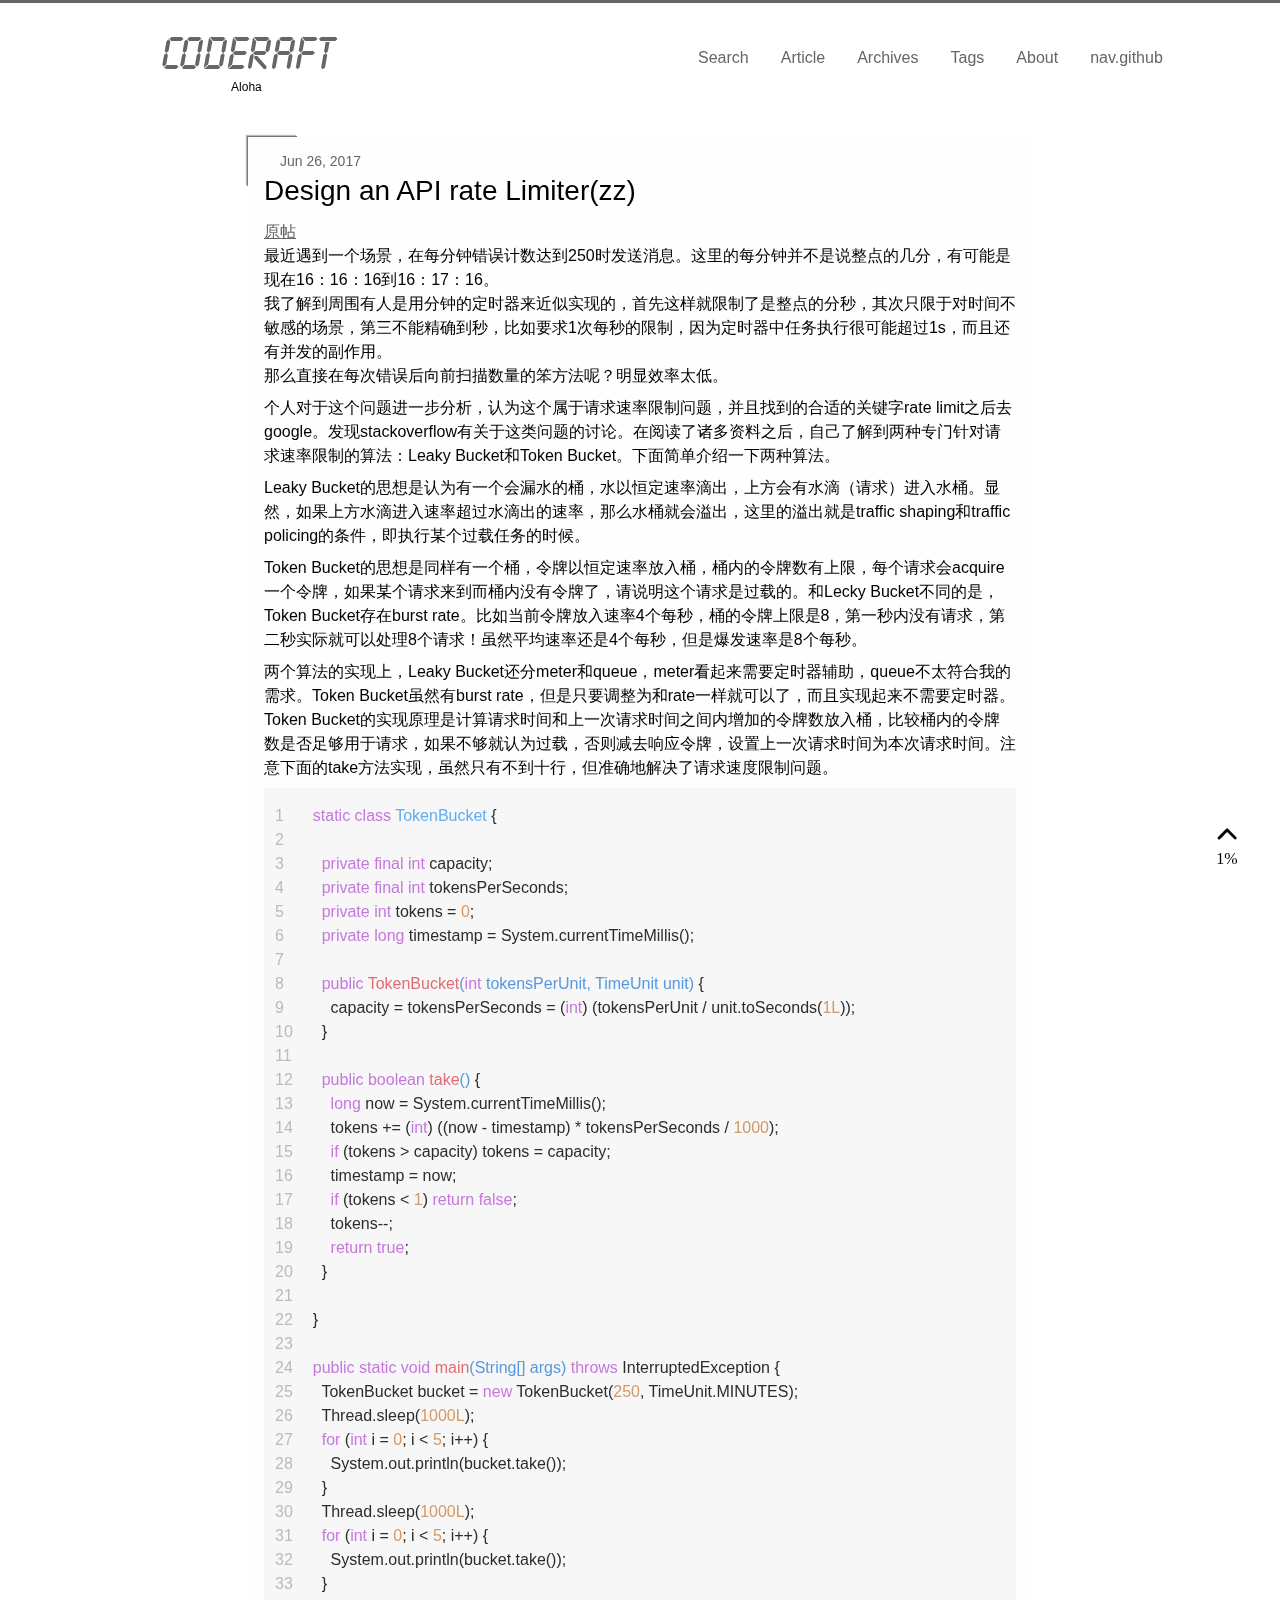
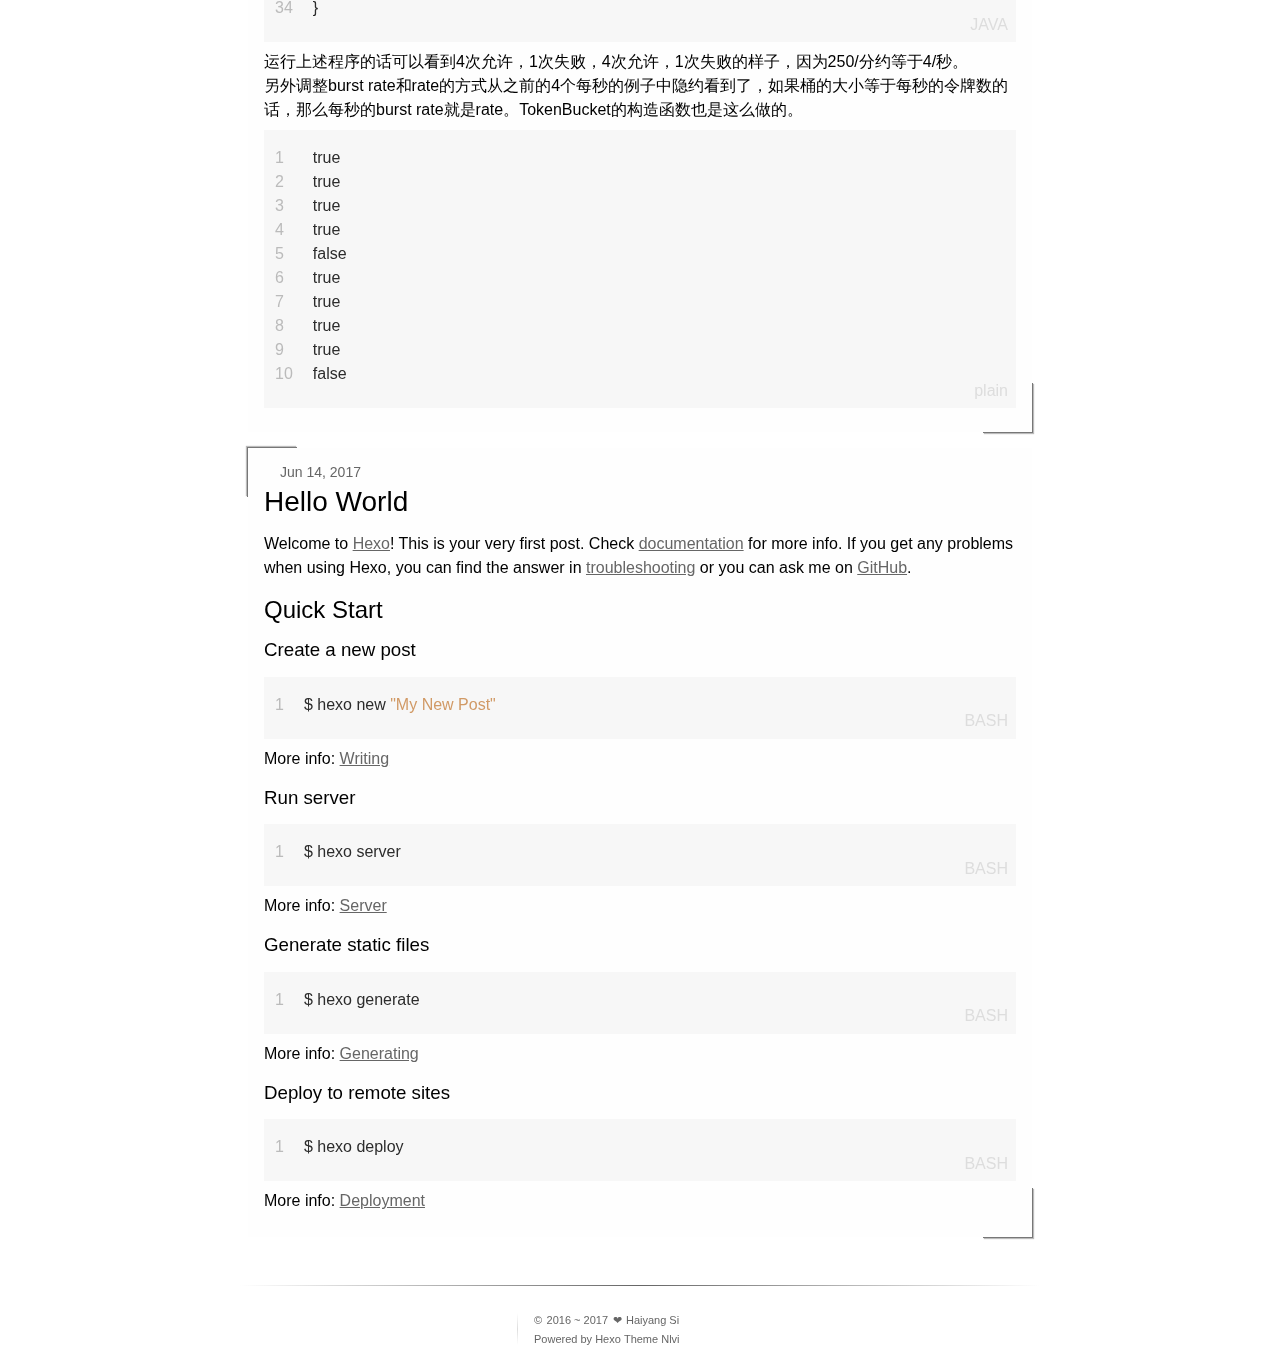
<file: index.html>
<!DOCTYPE html>
<html lang="">
<head>
    <title>
    Coderaft
    
        | Aloha
    
</title>
    <meta charset="UTF-8"/>
<meta http-equiv="X-UA-Compatible" content="IE=edge" />
<meta name="viewport" content="width=device-width, initial-scale=1, maximum-scale=1"/>


<link rel="stylesheet" href="/style/style.css">
<script src="/script/jquery.min.js"></script>
<script>
    var CONFIG = {
        title: "Coderaft",
        author: "Haiyang Si",
        lightbox: true,
        animate: true
    }
</script>



    <link rel="stylesheet" href="/lightbox/css/lightbox.min.css">




    <link rel="stylesheet" href="/syuanpi/syuanpi.min.css">










</head>
<body>
    <div class="progress">
    <div class="progress-inner"></div>
</div>
    <div class="body">
    <div class="tagcloud" id="tagcloud">
    <div class="tagcloud-inner">
        <a href="/tags/Algorithm/" style="font-size: 14px;">Algorithm</a> <a href="/tags/Hexo/" style="font-size: 14px;">Hexo</a> <a href="/tags/Interview/" style="font-size: 14px;">Interview</a> <a href="/tags/Java/" style="font-size: 14px;">Java</a>
    </div>
</div>
    <header class="header" id="header">
    <div class="title syuanpi tvIn">
    <div class="table">
        <div class="connect">
            <div class="connect-inner">
                <span><a href="/">Coderaft</a></span>
                
                    <span id="subtitle">Aloha</span>
                
            </div>
        </div>
    </div>
</div>
    <nav class="main-nav syuanpi tvIn">
<div class="table">

    <ul class="menu">
        
        <li class="menu-item">
            <a href="javascript:;" id="search">
                <span>Search</span>
                
                
            </a>
        </li>
        
        
        
            <li class="menu-item">
                <a href="/">
                    <span>Article</span>
                    
                    
                </a>
            </li>
        
        
        
            <li class="menu-item">
                <a href="/archives">
                    <span>Archives</span>
                    
                    
                </a>
            </li>
        
        
        
            <li class="menu-item">
                <a href="javascript:;" id="tags">
                    <span>Tags</span>
                    
                    
                </a>
            </li>
        
        
        
            <li class="menu-item">
                <a href="/about">
                    <span>About</span>
                    
                    
                </a>
            </li>
        
        
        
            <li class="menu-item">
                <a href="https://github.com/sihaiyang0215/">
                    <span>nav.github</span>
                    
                    
                </a>
            </li>
        
        
    </ul>

</div>
</nav>
<div class="mobile-nav"></div>
</header>
    <div class="container">
        <main class="main" id="main">
            
    

<section class="posts">
    
        
    <article class="post">
        <header class="post-header">
            <div class="post-time syuanpi riseIn-light back-1">
                <span>Jun 26, 2017</span>
            </div>
            <h1 class="post-title syuanpi riseIn-light back-2">
            
                <a href="/2017/06/26/Design-an-API-rate-Limiter/">Design an API rate Limiter(zz)</a>
            
            </h1>
            
        </header>
        <div class="post-content syuanpi riseIn-light back-3">
            
                
                    <p><a href="http://blog.gssxgss.me/not-a-simple-problem-rate-limiting/" target="_blank" rel="external">原帖</a><br>最近遇到一个场景，在每分钟错误计数达到250时发送消息。这里的每分钟并不是说整点的几分，有可能是现在16：16：16到16：17：16。<br>我了解到周围有人是用分钟的定时器来近似实现的，首先这样就限制了是整点的分秒，其次只限于对时间不敏感的场景，第三不能精确到秒，比如要求1次每秒的限制，因为定时器中任务执行很可能超过1s，而且还有并发的副作用。<br>那么直接在每次错误后向前扫描数量的笨方法呢？明显效率太低。</p>
<p>个人对于这个问题进一步分析，认为这个属于请求速率限制问题，并且找到的合适的关键字rate limit之后去google。发现stackoverflow有关于这类问题的讨论。在阅读了诸多资料之后，自己了解到两种专门针对请求速率限制的算法：Leaky Bucket和Token Bucket。下面简单介绍一下两种算法。</p>
<p>Leaky Bucket的思想是认为有一个会漏水的桶，水以恒定速率滴出，上方会有水滴（请求）进入水桶。显然，如果上方水滴进入速率超过水滴出的速率，那么水桶就会溢出，这里的溢出就是traffic shaping和traffic policing的条件，即执行某个过载任务的时候。</p>
<p>Token Bucket的思想是同样有一个桶，令牌以恒定速率放入桶，桶内的令牌数有上限，每个请求会acquire一个令牌，如果某个请求来到而桶内没有令牌了，请说明这个请求是过载的。和Lecky Bucket不同的是，Token Bucket存在burst rate。比如当前令牌放入速率4个每秒，桶的令牌上限是8，第一秒内没有请求，第二秒实际就可以处理8个请求！虽然平均速率还是4个每秒，但是爆发速率是8个每秒。</p>
<p>两个算法的实现上，Leaky Bucket还分meter和queue，meter看起来需要定时器辅助，queue不太符合我的需求。Token Bucket虽然有burst rate，但是只要调整为和rate一样就可以了，而且实现起来不需要定时器。<br>Token Bucket的实现原理是计算请求时间和上一次请求时间之间内增加的令牌数放入桶，比较桶内的令牌数是否足够用于请求，如果不够就认为过载，否则减去响应令牌，设置上一次请求时间为本次请求时间。注意下面的take方法实现，虽然只有不到十行，但准确地解决了请求速度限制问题。<br><figure class="highlight java"><table><tr><td class="gutter"><pre><div class="line">1</div><div class="line">2</div><div class="line">3</div><div class="line">4</div><div class="line">5</div><div class="line">6</div><div class="line">7</div><div class="line">8</div><div class="line">9</div><div class="line">10</div><div class="line">11</div><div class="line">12</div><div class="line">13</div><div class="line">14</div><div class="line">15</div><div class="line">16</div><div class="line">17</div><div class="line">18</div><div class="line">19</div><div class="line">20</div><div class="line">21</div><div class="line">22</div><div class="line">23</div><div class="line">24</div><div class="line">25</div><div class="line">26</div><div class="line">27</div><div class="line">28</div><div class="line">29</div><div class="line">30</div><div class="line">31</div><div class="line">32</div><div class="line">33</div><div class="line">34</div></pre></td><td class="code"><pre><div class="line"><span class="keyword">static</span> <span class="class"><span class="keyword">class</span> <span class="title">TokenBucket</span> </span>&#123;</div><div class="line"></div><div class="line">  <span class="keyword">private</span> <span class="keyword">final</span> <span class="keyword">int</span> capacity;</div><div class="line">  <span class="keyword">private</span> <span class="keyword">final</span> <span class="keyword">int</span> tokensPerSeconds;</div><div class="line">  <span class="keyword">private</span> <span class="keyword">int</span> tokens = <span class="number">0</span>;</div><div class="line">  <span class="keyword">private</span> <span class="keyword">long</span> timestamp = System.currentTimeMillis();</div><div class="line"></div><div class="line">  <span class="function"><span class="keyword">public</span> <span class="title">TokenBucket</span><span class="params">(<span class="keyword">int</span> tokensPerUnit, TimeUnit unit)</span> </span>&#123;</div><div class="line">    capacity = tokensPerSeconds = (<span class="keyword">int</span>) (tokensPerUnit / unit.toSeconds(<span class="number">1L</span>));</div><div class="line">  &#125;</div><div class="line"></div><div class="line">  <span class="function"><span class="keyword">public</span> <span class="keyword">boolean</span> <span class="title">take</span><span class="params">()</span> </span>&#123;</div><div class="line">    <span class="keyword">long</span> now = System.currentTimeMillis();</div><div class="line">    tokens += (<span class="keyword">int</span>) ((now - timestamp) * tokensPerSeconds / <span class="number">1000</span>);</div><div class="line">    <span class="keyword">if</span> (tokens &gt; capacity) tokens = capacity;</div><div class="line">    timestamp = now;</div><div class="line">    <span class="keyword">if</span> (tokens &lt; <span class="number">1</span>) <span class="keyword">return</span> <span class="keyword">false</span>;</div><div class="line">    tokens--;</div><div class="line">    <span class="keyword">return</span> <span class="keyword">true</span>;</div><div class="line">  &#125;</div><div class="line"></div><div class="line">&#125;</div><div class="line"></div><div class="line"><span class="function"><span class="keyword">public</span> <span class="keyword">static</span> <span class="keyword">void</span> <span class="title">main</span><span class="params">(String[] args)</span> <span class="keyword">throws</span> InterruptedException </span>&#123;</div><div class="line">  TokenBucket bucket = <span class="keyword">new</span> TokenBucket(<span class="number">250</span>, TimeUnit.MINUTES);</div><div class="line">  Thread.sleep(<span class="number">1000L</span>);</div><div class="line">  <span class="keyword">for</span> (<span class="keyword">int</span> i = <span class="number">0</span>; i &lt; <span class="number">5</span>; i++) &#123;</div><div class="line">    System.out.println(bucket.take());</div><div class="line">  &#125;</div><div class="line">  Thread.sleep(<span class="number">1000L</span>);</div><div class="line">  <span class="keyword">for</span> (<span class="keyword">int</span> i = <span class="number">0</span>; i &lt; <span class="number">5</span>; i++) &#123;</div><div class="line">    System.out.println(bucket.take());</div><div class="line">  &#125;</div><div class="line">&#125;</div></pre></td></tr></table></figure></p>
<p>运行上述程序的话可以看到4次允许，1次失败，4次允许，1次失败的样子，因为250/分约等于4/秒。<br>另外调整burst rate和rate的方式从之前的4个每秒的例子中隐约看到了，如果桶的大小等于每秒的令牌数的话，那么每秒的burst rate就是rate。TokenBucket的构造函数也是这么做的。<br><figure class="highlight plain"><table><tr><td class="gutter"><pre><div class="line">1</div><div class="line">2</div><div class="line">3</div><div class="line">4</div><div class="line">5</div><div class="line">6</div><div class="line">7</div><div class="line">8</div><div class="line">9</div><div class="line">10</div></pre></td><td class="code"><pre><div class="line">true</div><div class="line">true</div><div class="line">true</div><div class="line">true</div><div class="line">false</div><div class="line">true</div><div class="line">true</div><div class="line">true</div><div class="line">true</div><div class="line">false</div></pre></td></tr></table></figure></p>

                
            
        
        </div>
        
    </article>
    

    
        
    <article class="post">
        <header class="post-header">
            <div class="post-time syuanpi riseIn-light back-1">
                <span>Jun 14, 2017</span>
            </div>
            <h1 class="post-title syuanpi riseIn-light back-2">
            
                <a href="/2017/06/14/hello-world/">Hello World</a>
            
            </h1>
            
        </header>
        <div class="post-content syuanpi riseIn-light back-3">
            
                
                    <p>Welcome to <a href="https://hexo.io/" target="_blank" rel="external">Hexo</a>! This is your very first post. Check <a href="https://hexo.io/docs/" target="_blank" rel="external">documentation</a> for more info. If you get any problems when using Hexo, you can find the answer in <a href="https://hexo.io/docs/troubleshooting.html" target="_blank" rel="external">troubleshooting</a> or you can ask me on <a href="https://github.com/hexojs/hexo/issues" target="_blank" rel="external">GitHub</a>.</p>
<h2 id="Quick-Start"><a href="#Quick-Start" class="headerlink" title="Quick Start"></a>Quick Start</h2><h3 id="Create-a-new-post"><a href="#Create-a-new-post" class="headerlink" title="Create a new post"></a>Create a new post</h3><figure class="highlight bash"><table><tr><td class="gutter"><pre><div class="line">1</div></pre></td><td class="code"><pre><div class="line">$ hexo new <span class="string">"My New Post"</span></div></pre></td></tr></table></figure>
<p>More info: <a href="https://hexo.io/docs/writing.html" target="_blank" rel="external">Writing</a></p>
<h3 id="Run-server"><a href="#Run-server" class="headerlink" title="Run server"></a>Run server</h3><figure class="highlight bash"><table><tr><td class="gutter"><pre><div class="line">1</div></pre></td><td class="code"><pre><div class="line">$ hexo server</div></pre></td></tr></table></figure>
<p>More info: <a href="https://hexo.io/docs/server.html" target="_blank" rel="external">Server</a></p>
<h3 id="Generate-static-files"><a href="#Generate-static-files" class="headerlink" title="Generate static files"></a>Generate static files</h3><figure class="highlight bash"><table><tr><td class="gutter"><pre><div class="line">1</div></pre></td><td class="code"><pre><div class="line">$ hexo generate</div></pre></td></tr></table></figure>
<p>More info: <a href="https://hexo.io/docs/generating.html" target="_blank" rel="external">Generating</a></p>
<h3 id="Deploy-to-remote-sites"><a href="#Deploy-to-remote-sites" class="headerlink" title="Deploy to remote sites"></a>Deploy to remote sites</h3><figure class="highlight bash"><table><tr><td class="gutter"><pre><div class="line">1</div></pre></td><td class="code"><pre><div class="line">$ hexo deploy</div></pre></td></tr></table></figure>
<p>More info: <a href="https://hexo.io/docs/deployment.html" target="_blank" rel="external">Deployment</a></p>

                
            
        
        </div>
        
    </article>
    

    
</section>
    
    <nav class="pagination">
        <span class="page-number current">1</span>
    </nav>


        </main>
        <footer class="footer syuanpi fadeIn" id="footer">
    <hr>
    <div class="footer-wrapper">
        <div class="left">
            <div class="contact-icon">
    
    
    
    
    
    
    
    
</div>
        </div>
        <div class="right">
            <div class="copyright">
    <div class="info">
        <span>&copy;</span>
        <span>2016 ~ 2017</span>
        <span>❤</span>
        <span>Haiyang Si</span>
    </div>
    <div class="theme">
        <span>
            Powered by
            <a href="http://hexo.io/" target="_blank">Hexo </a>
        </span>
        <span>
            Theme
            <a href="https://github.com/ColMugX/hexo-theme-Nlvi"> Nlvi </a>
        </span>
    </div>
    
</div>
        </div>
    </div>
</footer>
    </div>
    <script src="/script/nlvi.js"></script>
<script src="/script/search.js"></script>

    <script src="/lightbox/js/lightbox.min.js"></script>

<script>
$(document).ready(function(){
    document.body.addEventListener('touchstart', function () {});
    $('.progress').hide();
    $('.body').show();
    Nlvi.tagcloud();
    Nlvi.back2top();
    Nlvi.showToc();
    Nlvi.showComments();
    Nlvi.showReward();

    !CONFIG.animate && Nlvi.offAnimate();
    CONFIG.lightbox && Nlvi.onPicBox();
})
</script>
    </div>
    
    <div class="backtop syuanpi dead toTop" id="backtop">
    <i class="iconfont icon-up"></i>
    <span style="text-align:center;font-family:Georgia;"><span style="font-family:Georgia;" id="scrollpercent">1</span>%</span>
</div>
    
    <div class="search" id="search">
        <div class="mask" id="mask"></div>
        <div class="search-wrapper syuanpi">
            <h1 id="search-header" class="syuanpi">搜索一下？</h1>
            <div class="input">
                <input type="text" id="local-search-input" results="0" name="">
            </div>
            <div id="local-search-result"></div>
        </div>
    </div>
    <script>
    var GREETING = {
        morning: "",
        noon: "",
        after: "",
        night: "",
        midnight: ""
    }
    $(document).ready(function(){
        Nlvi.search();
    });
    </script>

</body>
</html>
</file>
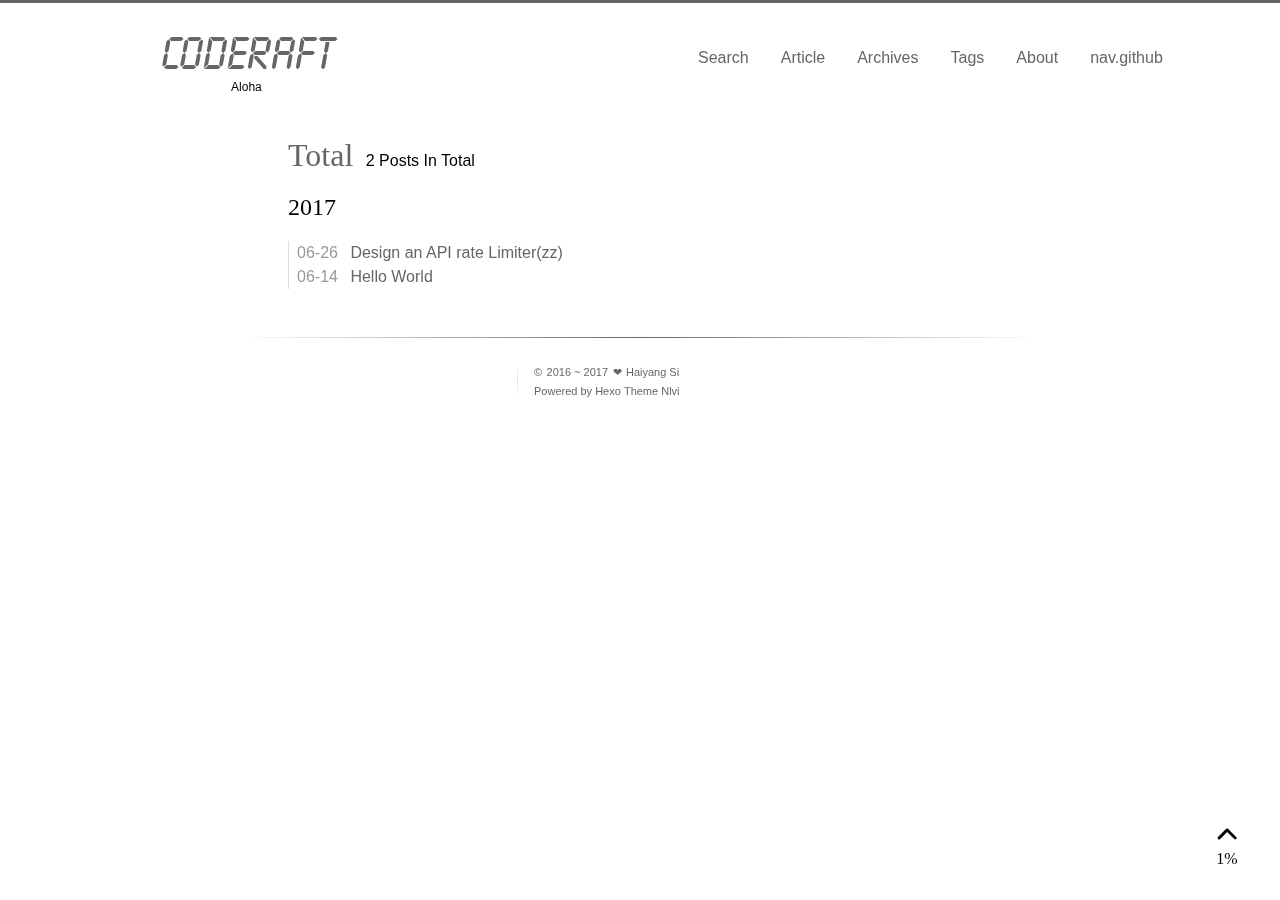
<file: archives/index.html>
<!DOCTYPE html>
<html lang="">
<head>
    <title>
  
    Archives · Coderaft
  
</title>
    <meta charset="UTF-8"/>
<meta http-equiv="X-UA-Compatible" content="IE=edge" />
<meta name="viewport" content="width=device-width, initial-scale=1, maximum-scale=1"/>


<link rel="stylesheet" href="/style/style.css">
<script src="/script/jquery.min.js"></script>
<script>
    var CONFIG = {
        title: "Coderaft",
        author: "Haiyang Si",
        lightbox: true,
        animate: true
    }
</script>



    <link rel="stylesheet" href="/lightbox/css/lightbox.min.css">




    <link rel="stylesheet" href="/syuanpi/syuanpi.min.css">










</head>
<body>
    <div class="progress">
    <div class="progress-inner"></div>
</div>
    <div class="body">
    <div class="tagcloud" id="tagcloud">
    <div class="tagcloud-inner">
        <a href="/tags/Algorithm/" style="font-size: 14px;">Algorithm</a> <a href="/tags/Hexo/" style="font-size: 14px;">Hexo</a> <a href="/tags/Interview/" style="font-size: 14px;">Interview</a> <a href="/tags/Java/" style="font-size: 14px;">Java</a>
    </div>
</div>
    <header class="header" id="header">
    <div class="title syuanpi tvIn">
    <div class="table">
        <div class="connect">
            <div class="connect-inner">
                <span><a href="/">Coderaft</a></span>
                
                    <span id="subtitle">Aloha</span>
                
            </div>
        </div>
    </div>
</div>
    <nav class="main-nav syuanpi tvIn">
<div class="table">

    <ul class="menu">
        
        <li class="menu-item">
            <a href="javascript:;" id="search">
                <span>Search</span>
                
                
            </a>
        </li>
        
        
        
            <li class="menu-item">
                <a href="/">
                    <span>Article</span>
                    
                    
                </a>
            </li>
        
        
        
            <li class="menu-item">
                <a href="/archives">
                    <span>Archives</span>
                    
                    
                </a>
            </li>
        
        
        
            <li class="menu-item">
                <a href="javascript:;" id="tags">
                    <span>Tags</span>
                    
                    
                </a>
            </li>
        
        
        
            <li class="menu-item">
                <a href="/about">
                    <span>About</span>
                    
                    
                </a>
            </li>
        
        
        
            <li class="menu-item">
                <a href="https://github.com/sihaiyang0215/">
                    <span>nav.github</span>
                    
                    
                </a>
            </li>
        
        
    </ul>

</div>
</nav>
<div class="mobile-nav"></div>
</header>
    <div class="container">
        <main class="main" id="main">
            
    
    <div class="archive syuanpi riseIn-light" id="archive">
        
            <h1 class="archive-title">Total</h1>
            <span class="archive-num">2 Posts In Total</span>
        
        <div class="archive-list">
            <ul>
        
            
                
                
                
                    
                     
                        <h2 class="archive-year"> 2017 </h2>
                    
                
            
            
            <li class="archive-post">
                <span class="archive-post-time">
                
                    06-26
                
                </span>
                <span class="archive-post-link">
                    <a href="/2017/06/26/Design-an-API-rate-Limiter/">Design an API rate Limiter(zz)</a>
                </span>
            </li>

        
            
                
                
                
            
            
            <li class="archive-post">
                <span class="archive-post-time">
                
                    06-14
                
                </span>
                <span class="archive-post-link">
                    <a href="/2017/06/14/hello-world/">Hello World</a>
                </span>
            </li>

        
            </ul>
        </div>
    </div>
    
    <nav class="pagination">
        <span class="page-number current">1</span>
    </nav>



        </main>
        <footer class="footer syuanpi fadeIn" id="footer">
    <hr>
    <div class="footer-wrapper">
        <div class="left">
            <div class="contact-icon">
    
    
    
    
    
    
    
    
</div>
        </div>
        <div class="right">
            <div class="copyright">
    <div class="info">
        <span>&copy;</span>
        <span>2016 ~ 2017</span>
        <span>❤</span>
        <span>Haiyang Si</span>
    </div>
    <div class="theme">
        <span>
            Powered by
            <a href="http://hexo.io/" target="_blank">Hexo </a>
        </span>
        <span>
            Theme
            <a href="https://github.com/ColMugX/hexo-theme-Nlvi"> Nlvi </a>
        </span>
    </div>
    
</div>
        </div>
    </div>
</footer>
    </div>
    <script src="/script/nlvi.js"></script>
<script src="/script/search.js"></script>

    <script src="/lightbox/js/lightbox.min.js"></script>

<script>
$(document).ready(function(){
    document.body.addEventListener('touchstart', function () {});
    $('.progress').hide();
    $('.body').show();
    Nlvi.tagcloud();
    Nlvi.back2top();
    Nlvi.showToc();
    Nlvi.showComments();
    Nlvi.showReward();

    !CONFIG.animate && Nlvi.offAnimate();
    CONFIG.lightbox && Nlvi.onPicBox();
})
</script>
    </div>
    
    <div class="backtop syuanpi dead toTop" id="backtop">
    <i class="iconfont icon-up"></i>
    <span style="text-align:center;font-family:Georgia;"><span style="font-family:Georgia;" id="scrollpercent">1</span>%</span>
</div>
    
    <div class="search" id="search">
        <div class="mask" id="mask"></div>
        <div class="search-wrapper syuanpi">
            <h1 id="search-header" class="syuanpi">搜索一下？</h1>
            <div class="input">
                <input type="text" id="local-search-input" results="0" name="">
            </div>
            <div id="local-search-result"></div>
        </div>
    </div>
    <script>
    var GREETING = {
        morning: "",
        noon: "",
        after: "",
        night: "",
        midnight: ""
    }
    $(document).ready(function(){
        Nlvi.search();
    });
    </script>

</body>
</html>
</file>
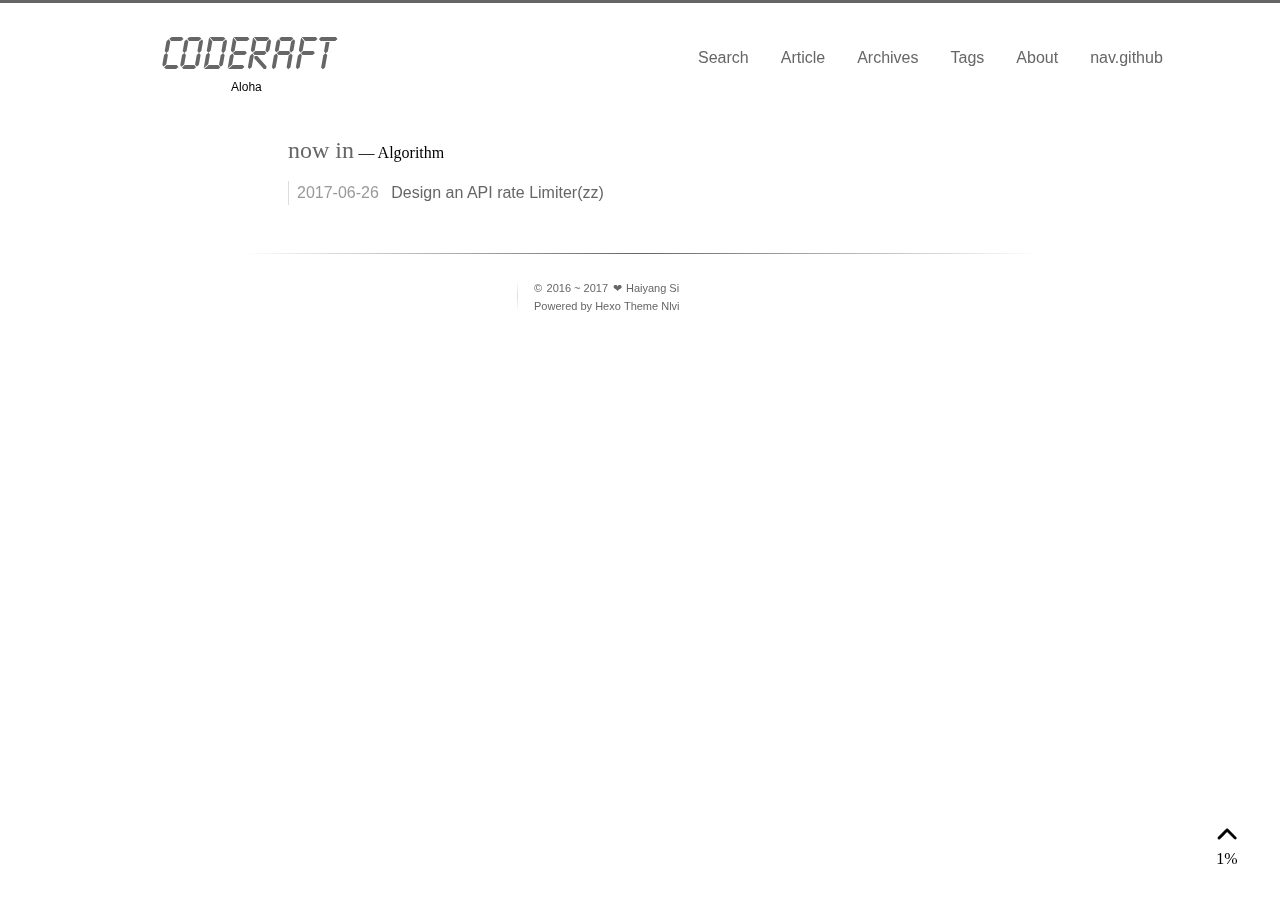
<file: tags/Algorithm/index.html>
<!DOCTYPE html>
<html lang="">
<head>
    <title>
  
    Algorithm · Coderaft
  
</title>
    <meta charset="UTF-8"/>
<meta http-equiv="X-UA-Compatible" content="IE=edge" />
<meta name="viewport" content="width=device-width, initial-scale=1, maximum-scale=1"/>


<link rel="stylesheet" href="/style/style.css">
<script src="/script/jquery.min.js"></script>
<script>
    var CONFIG = {
        title: "Coderaft",
        author: "Haiyang Si",
        lightbox: true,
        animate: true
    }
</script>



    <link rel="stylesheet" href="/lightbox/css/lightbox.min.css">




    <link rel="stylesheet" href="/syuanpi/syuanpi.min.css">










</head>
<body>
    <div class="progress">
    <div class="progress-inner"></div>
</div>
    <div class="body">
    <div class="tagcloud" id="tagcloud">
    <div class="tagcloud-inner">
        <a href="/tags/Algorithm/" style="font-size: 14px;">Algorithm</a> <a href="/tags/Hexo/" style="font-size: 14px;">Hexo</a> <a href="/tags/Interview/" style="font-size: 14px;">Interview</a> <a href="/tags/Java/" style="font-size: 14px;">Java</a>
    </div>
</div>
    <header class="header" id="header">
    <div class="title syuanpi tvIn">
    <div class="table">
        <div class="connect">
            <div class="connect-inner">
                <span><a href="/">Coderaft</a></span>
                
                    <span id="subtitle">Aloha</span>
                
            </div>
        </div>
    </div>
</div>
    <nav class="main-nav syuanpi tvIn">
<div class="table">

    <ul class="menu">
        
        <li class="menu-item">
            <a href="javascript:;" id="search">
                <span>Search</span>
                
                
            </a>
        </li>
        
        
        
            <li class="menu-item">
                <a href="/">
                    <span>Article</span>
                    
                    
                </a>
            </li>
        
        
        
            <li class="menu-item">
                <a href="/archives">
                    <span>Archives</span>
                    
                    
                </a>
            </li>
        
        
        
            <li class="menu-item">
                <a href="javascript:;" id="tags">
                    <span>Tags</span>
                    
                    
                </a>
            </li>
        
        
        
            <li class="menu-item">
                <a href="/about">
                    <span>About</span>
                    
                    
                </a>
            </li>
        
        
        
            <li class="menu-item">
                <a href="https://github.com/sihaiyang0215/">
                    <span>nav.github</span>
                    
                    
                </a>
            </li>
        
        
    </ul>

</div>
</nav>
<div class="mobile-nav"></div>
</header>
    <div class="container">
        <main class="main" id="main">
            
    
    <div class="archive syuanpi riseIn-light" id="archive">
        
            <h2 class="archive-title"> now in </h2>
            <span class="archive-name"> — Algorithm</span>
        
        <div class="archive-list">
            <ul>
        
            
            
            <li class="archive-post">
                <span class="archive-post-time">
                
                    2017-06-26
                
                </span>
                <span class="archive-post-link">
                    <a href="/2017/06/26/Design-an-API-rate-Limiter/">Design an API rate Limiter(zz)</a>
                </span>
            </li>

        
            </ul>
        </div>
    </div>
    
    <nav class="pagination">
        <span class="page-number current">1</span>
    </nav>



        </main>
        <footer class="footer syuanpi fadeIn" id="footer">
    <hr>
    <div class="footer-wrapper">
        <div class="left">
            <div class="contact-icon">
    
    
    
    
    
    
    
    
</div>
        </div>
        <div class="right">
            <div class="copyright">
    <div class="info">
        <span>&copy;</span>
        <span>2016 ~ 2017</span>
        <span>❤</span>
        <span>Haiyang Si</span>
    </div>
    <div class="theme">
        <span>
            Powered by
            <a href="http://hexo.io/" target="_blank">Hexo </a>
        </span>
        <span>
            Theme
            <a href="https://github.com/ColMugX/hexo-theme-Nlvi"> Nlvi </a>
        </span>
    </div>
    
</div>
        </div>
    </div>
</footer>
    </div>
    <script src="/script/nlvi.js"></script>
<script src="/script/search.js"></script>

    <script src="/lightbox/js/lightbox.min.js"></script>

<script>
$(document).ready(function(){
    document.body.addEventListener('touchstart', function () {});
    $('.progress').hide();
    $('.body').show();
    Nlvi.tagcloud();
    Nlvi.back2top();
    Nlvi.showToc();
    Nlvi.showComments();
    Nlvi.showReward();

    !CONFIG.animate && Nlvi.offAnimate();
    CONFIG.lightbox && Nlvi.onPicBox();
})
</script>
    </div>
    
    <div class="backtop syuanpi dead toTop" id="backtop">
    <i class="iconfont icon-up"></i>
    <span style="text-align:center;font-family:Georgia;"><span style="font-family:Georgia;" id="scrollpercent">1</span>%</span>
</div>
    
    <div class="search" id="search">
        <div class="mask" id="mask"></div>
        <div class="search-wrapper syuanpi">
            <h1 id="search-header" class="syuanpi">搜索一下？</h1>
            <div class="input">
                <input type="text" id="local-search-input" results="0" name="">
            </div>
            <div id="local-search-result"></div>
        </div>
    </div>
    <script>
    var GREETING = {
        morning: "",
        noon: "",
        after: "",
        night: "",
        midnight: ""
    }
    $(document).ready(function(){
        Nlvi.search();
    });
    </script>

</body>
</html>
</file>
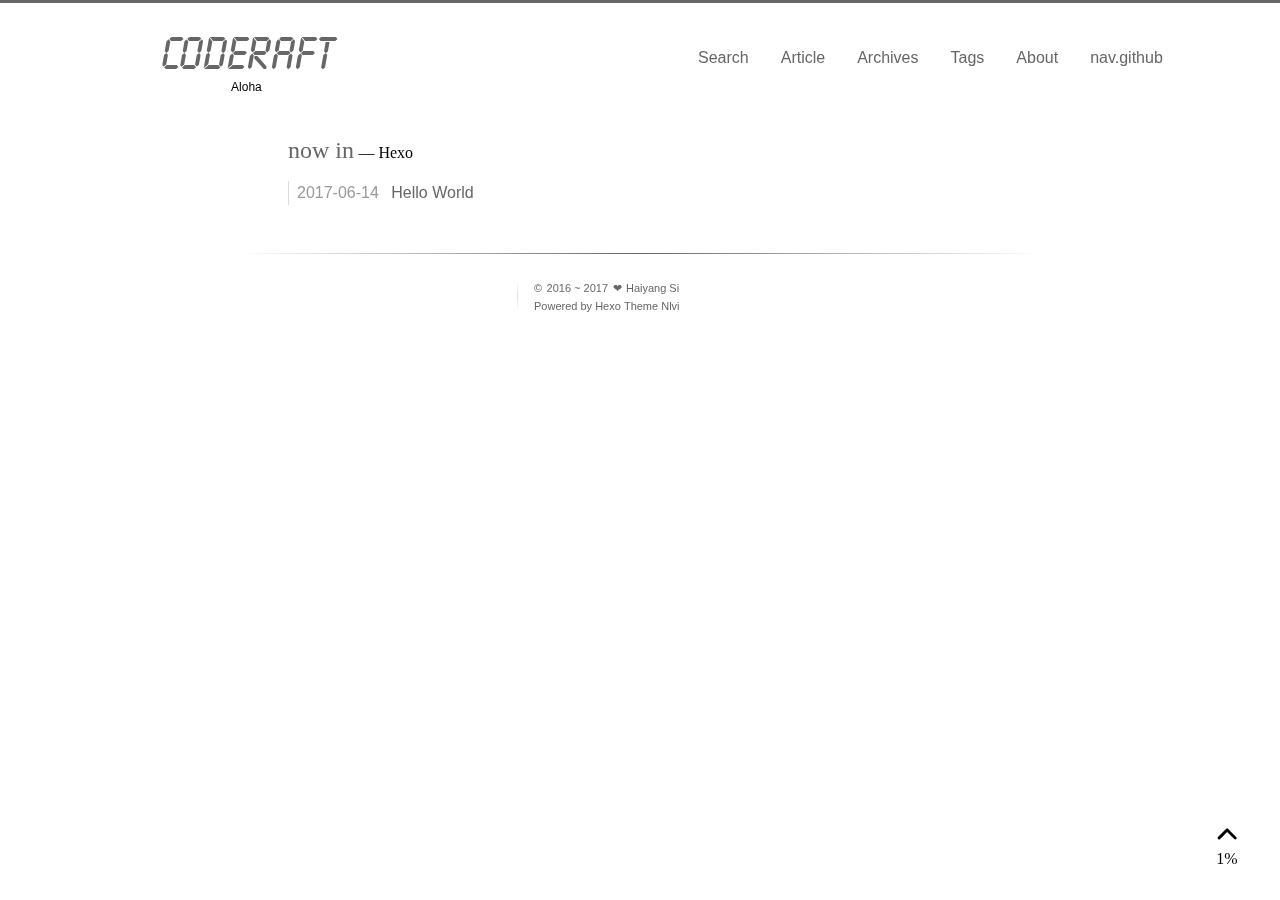
<file: tags/Hexo/index.html>
<!DOCTYPE html>
<html lang="">
<head>
    <title>
  
    Hexo · Coderaft
  
</title>
    <meta charset="UTF-8"/>
<meta http-equiv="X-UA-Compatible" content="IE=edge" />
<meta name="viewport" content="width=device-width, initial-scale=1, maximum-scale=1"/>


<link rel="stylesheet" href="/style/style.css">
<script src="/script/jquery.min.js"></script>
<script>
    var CONFIG = {
        title: "Coderaft",
        author: "Haiyang Si",
        lightbox: true,
        animate: true
    }
</script>



    <link rel="stylesheet" href="/lightbox/css/lightbox.min.css">




    <link rel="stylesheet" href="/syuanpi/syuanpi.min.css">










</head>
<body>
    <div class="progress">
    <div class="progress-inner"></div>
</div>
    <div class="body">
    <div class="tagcloud" id="tagcloud">
    <div class="tagcloud-inner">
        <a href="/tags/Algorithm/" style="font-size: 14px;">Algorithm</a> <a href="/tags/Hexo/" style="font-size: 14px;">Hexo</a> <a href="/tags/Java/" style="font-size: 14px;">Java</a>
    </div>
</div>
    <header class="header" id="header">
    <div class="title syuanpi tvIn">
    <div class="table">
        <div class="connect">
            <div class="connect-inner">
                <span><a href="/">Coderaft</a></span>
                
                    <span id="subtitle">Aloha</span>
                
            </div>
        </div>
    </div>
</div>
    <nav class="main-nav syuanpi tvIn">
<div class="table">

    <ul class="menu">
        
        <li class="menu-item">
            <a href="javascript:;" id="search">
                <span>Search</span>
                
                
            </a>
        </li>
        
        
        
            <li class="menu-item">
                <a href="/">
                    <span>Article</span>
                    
                    
                </a>
            </li>
        
        
        
            <li class="menu-item">
                <a href="/archives">
                    <span>Archives</span>
                    
                    
                </a>
            </li>
        
        
        
            <li class="menu-item">
                <a href="javascript:;" id="tags">
                    <span>Tags</span>
                    
                    
                </a>
            </li>
        
        
        
            <li class="menu-item">
                <a href="/about">
                    <span>About</span>
                    
                    
                </a>
            </li>
        
        
        
            <li class="menu-item">
                <a href="https://github.com/sihaiyang0215/">
                    <span>nav.github</span>
                    
                    
                </a>
            </li>
        
        
    </ul>

</div>
</nav>
<div class="mobile-nav"></div>
</header>
    <div class="container">
        <main class="main" id="main">
            
    
    <div class="archive syuanpi riseIn-light" id="archive">
        
            <h2 class="archive-title"> now in </h2>
            <span class="archive-name"> — Hexo</span>
        
        <div class="archive-list">
            <ul>
        
            
            
            <li class="archive-post">
                <span class="archive-post-time">
                
                    2017-06-14
                
                </span>
                <span class="archive-post-link">
                    <a href="/2017/06/14/hello-world/">Hello World</a>
                </span>
            </li>

        
            </ul>
        </div>
    </div>
    
    <nav class="pagination">
        <span class="page-number current">1</span>
    </nav>



        </main>
        <footer class="footer syuanpi fadeIn" id="footer">
    <hr>
    <div class="footer-wrapper">
        <div class="left">
            <div class="contact-icon">
    
    
    
    
    
    
    
    
</div>
        </div>
        <div class="right">
            <div class="copyright">
    <div class="info">
        <span>&copy;</span>
        <span>2016 ~ 2017</span>
        <span>❤</span>
        <span>Haiyang Si</span>
    </div>
    <div class="theme">
        <span>
            Powered by
            <a href="http://hexo.io/" target="_blank">Hexo </a>
        </span>
        <span>
            Theme
            <a href="https://github.com/ColMugX/hexo-theme-Nlvi"> Nlvi </a>
        </span>
    </div>
    
</div>
        </div>
    </div>
</footer>
    </div>
    <script src="/script/nlvi.js"></script>
<script src="/script/search.js"></script>

    <script src="/lightbox/js/lightbox.min.js"></script>

<script>
$(document).ready(function(){
    document.body.addEventListener('touchstart', function () {});
    $('.progress').hide();
    $('.body').show();
    Nlvi.tagcloud();
    Nlvi.back2top();
    Nlvi.showToc();
    Nlvi.showComments();
    Nlvi.showReward();

    !CONFIG.animate && Nlvi.offAnimate();
    CONFIG.lightbox && Nlvi.onPicBox();
})
</script>
    </div>
    
    <div class="backtop syuanpi dead toTop" id="backtop">
    <i class="iconfont icon-up"></i>
    <span style="text-align:center;font-family:Georgia;"><span style="font-family:Georgia;" id="scrollpercent">1</span>%</span>
</div>
    
    <div class="search" id="search">
        <div class="mask" id="mask"></div>
        <div class="search-wrapper syuanpi">
            <h1 id="search-header" class="syuanpi">搜索一下？</h1>
            <div class="input">
                <input type="text" id="local-search-input" results="0" name="">
            </div>
            <div id="local-search-result"></div>
        </div>
    </div>
    <script>
    var GREETING = {
        morning: "",
        noon: "",
        after: "",
        night: "",
        midnight: ""
    }
    $(document).ready(function(){
        Nlvi.search();
    });
    </script>

</body>
</html>
</file>
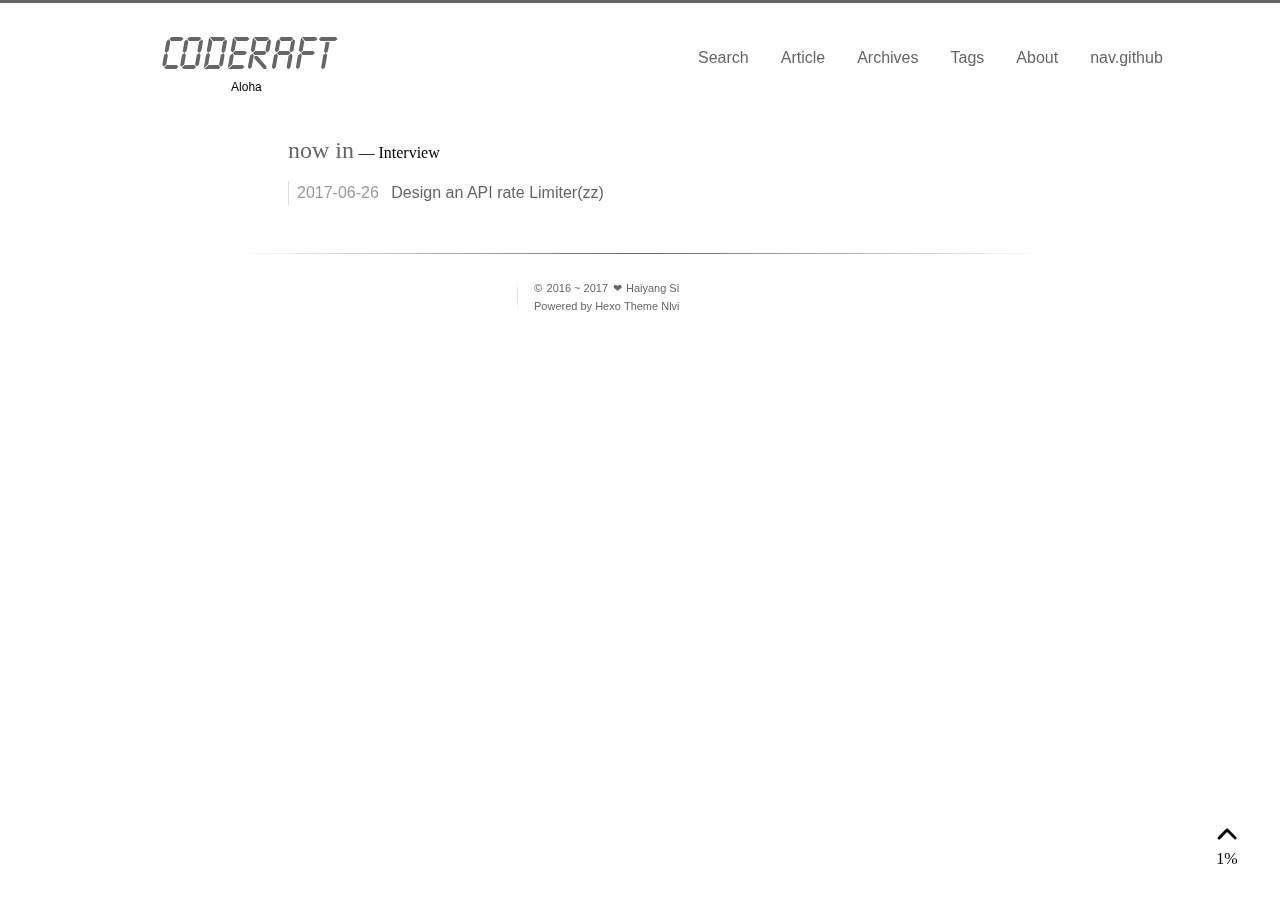
<file: tags/Interview/index.html>
<!DOCTYPE html>
<html lang="">
<head>
    <title>
  
    Interview · Coderaft
  
</title>
    <meta charset="UTF-8"/>
<meta http-equiv="X-UA-Compatible" content="IE=edge" />
<meta name="viewport" content="width=device-width, initial-scale=1, maximum-scale=1"/>


<link rel="stylesheet" href="/style/style.css">
<script src="/script/jquery.min.js"></script>
<script>
    var CONFIG = {
        title: "Coderaft",
        author: "Haiyang Si",
        lightbox: true,
        animate: true
    }
</script>



    <link rel="stylesheet" href="/lightbox/css/lightbox.min.css">




    <link rel="stylesheet" href="/syuanpi/syuanpi.min.css">










</head>
<body>
    <div class="progress">
    <div class="progress-inner"></div>
</div>
    <div class="body">
    <div class="tagcloud" id="tagcloud">
    <div class="tagcloud-inner">
        <a href="/tags/Algorithm/" style="font-size: 14px;">Algorithm</a> <a href="/tags/Hexo/" style="font-size: 14px;">Hexo</a> <a href="/tags/Interview/" style="font-size: 14px;">Interview</a> <a href="/tags/Java/" style="font-size: 14px;">Java</a>
    </div>
</div>
    <header class="header" id="header">
    <div class="title syuanpi tvIn">
    <div class="table">
        <div class="connect">
            <div class="connect-inner">
                <span><a href="/">Coderaft</a></span>
                
                    <span id="subtitle">Aloha</span>
                
            </div>
        </div>
    </div>
</div>
    <nav class="main-nav syuanpi tvIn">
<div class="table">

    <ul class="menu">
        
        <li class="menu-item">
            <a href="javascript:;" id="search">
                <span>Search</span>
                
                
            </a>
        </li>
        
        
        
            <li class="menu-item">
                <a href="/">
                    <span>Article</span>
                    
                    
                </a>
            </li>
        
        
        
            <li class="menu-item">
                <a href="/archives">
                    <span>Archives</span>
                    
                    
                </a>
            </li>
        
        
        
            <li class="menu-item">
                <a href="javascript:;" id="tags">
                    <span>Tags</span>
                    
                    
                </a>
            </li>
        
        
        
            <li class="menu-item">
                <a href="/about">
                    <span>About</span>
                    
                    
                </a>
            </li>
        
        
        
            <li class="menu-item">
                <a href="https://github.com/sihaiyang0215/">
                    <span>nav.github</span>
                    
                    
                </a>
            </li>
        
        
    </ul>

</div>
</nav>
<div class="mobile-nav"></div>
</header>
    <div class="container">
        <main class="main" id="main">
            
    
    <div class="archive syuanpi riseIn-light" id="archive">
        
            <h2 class="archive-title"> now in </h2>
            <span class="archive-name"> — Interview</span>
        
        <div class="archive-list">
            <ul>
        
            
            
            <li class="archive-post">
                <span class="archive-post-time">
                
                    2017-06-26
                
                </span>
                <span class="archive-post-link">
                    <a href="/2017/06/26/Design-an-API-rate-Limiter/">Design an API rate Limiter(zz)</a>
                </span>
            </li>

        
            </ul>
        </div>
    </div>
    
    <nav class="pagination">
        <span class="page-number current">1</span>
    </nav>



        </main>
        <footer class="footer syuanpi fadeIn" id="footer">
    <hr>
    <div class="footer-wrapper">
        <div class="left">
            <div class="contact-icon">
    
    
    
    
    
    
    
    
</div>
        </div>
        <div class="right">
            <div class="copyright">
    <div class="info">
        <span>&copy;</span>
        <span>2016 ~ 2017</span>
        <span>❤</span>
        <span>Haiyang Si</span>
    </div>
    <div class="theme">
        <span>
            Powered by
            <a href="http://hexo.io/" target="_blank">Hexo </a>
        </span>
        <span>
            Theme
            <a href="https://github.com/ColMugX/hexo-theme-Nlvi"> Nlvi </a>
        </span>
    </div>
    
</div>
        </div>
    </div>
</footer>
    </div>
    <script src="/script/nlvi.js"></script>
<script src="/script/search.js"></script>

    <script src="/lightbox/js/lightbox.min.js"></script>

<script>
$(document).ready(function(){
    document.body.addEventListener('touchstart', function () {});
    $('.progress').hide();
    $('.body').show();
    Nlvi.tagcloud();
    Nlvi.back2top();
    Nlvi.showToc();
    Nlvi.showComments();
    Nlvi.showReward();

    !CONFIG.animate && Nlvi.offAnimate();
    CONFIG.lightbox && Nlvi.onPicBox();
})
</script>
    </div>
    
    <div class="backtop syuanpi dead toTop" id="backtop">
    <i class="iconfont icon-up"></i>
    <span style="text-align:center;font-family:Georgia;"><span style="font-family:Georgia;" id="scrollpercent">1</span>%</span>
</div>
    
    <div class="search" id="search">
        <div class="mask" id="mask"></div>
        <div class="search-wrapper syuanpi">
            <h1 id="search-header" class="syuanpi">搜索一下？</h1>
            <div class="input">
                <input type="text" id="local-search-input" results="0" name="">
            </div>
            <div id="local-search-result"></div>
        </div>
    </div>
    <script>
    var GREETING = {
        morning: "",
        noon: "",
        after: "",
        night: "",
        midnight: ""
    }
    $(document).ready(function(){
        Nlvi.search();
    });
    </script>

</body>
</html>
</file>
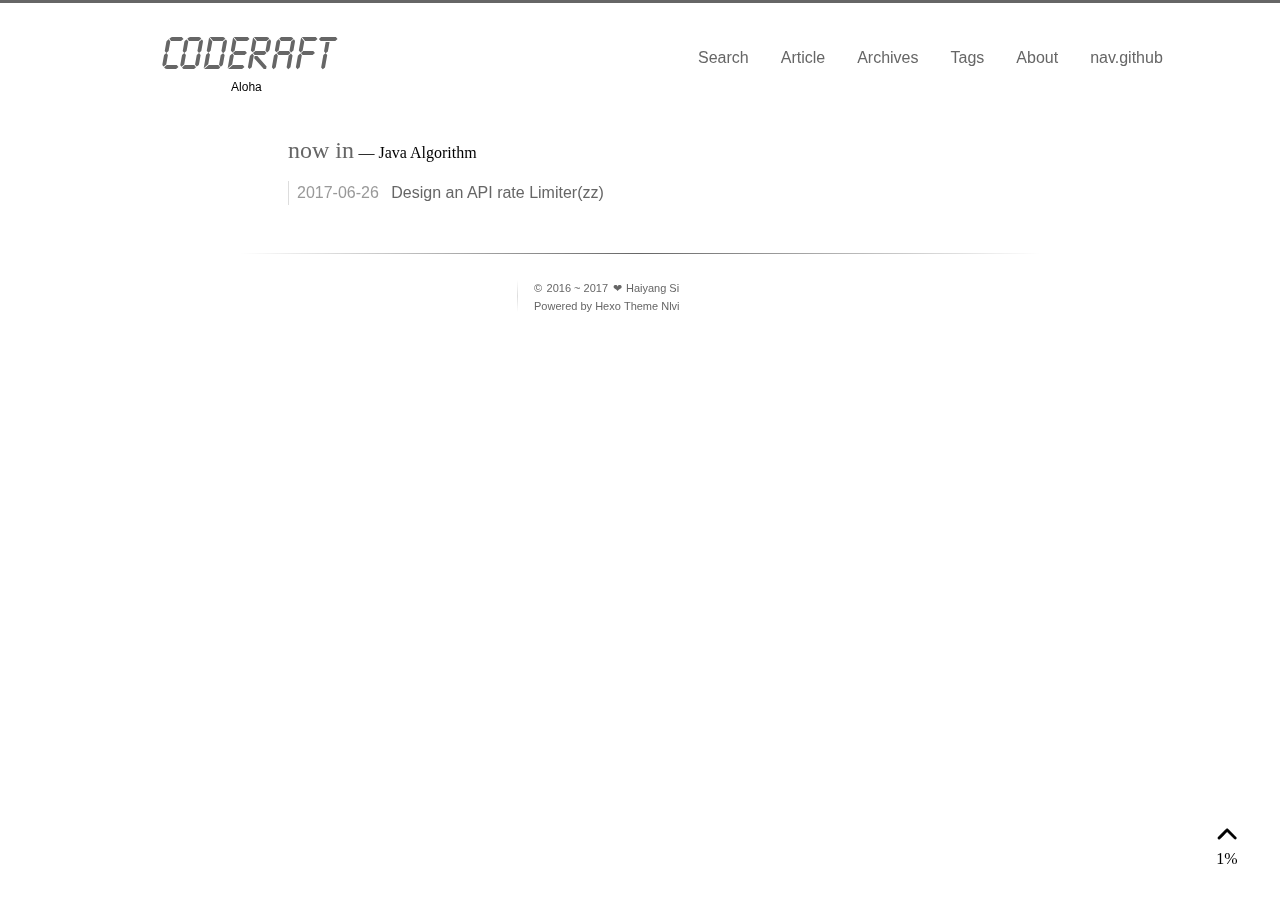
<file: tags/Java-Algorithm/index.html>
<!DOCTYPE html>
<html lang="">
<head>
    <title>
  
    Java Algorithm · Coderaft
  
</title>
    <meta charset="UTF-8"/>
<meta http-equiv="X-UA-Compatible" content="IE=edge" />
<meta name="viewport" content="width=device-width, initial-scale=1, maximum-scale=1"/>


<link rel="stylesheet" href="/style/style.css">
<script src="/script/jquery.min.js"></script>
<script>
    var CONFIG = {
        title: "Coderaft",
        author: "Haiyang Si",
        lightbox: true,
        animate: true
    }
</script>



    <link rel="stylesheet" href="/lightbox/css/lightbox.min.css">




    <link rel="stylesheet" href="/syuanpi/syuanpi.min.css">










</head>
<body>
    <div class="progress">
    <div class="progress-inner"></div>
</div>
    <div class="body">
    <div class="tagcloud" id="tagcloud">
    <div class="tagcloud-inner">
        <a href="/tags/Hexo/" style="font-size: 14px;">Hexo</a> <a href="/tags/Java-Algorithm/" style="font-size: 14px;">Java Algorithm</a>
    </div>
</div>
    <header class="header" id="header">
    <div class="title syuanpi tvIn">
    <div class="table">
        <div class="connect">
            <div class="connect-inner">
                <span><a href="/">Coderaft</a></span>
                
                    <span id="subtitle">Aloha</span>
                
            </div>
        </div>
    </div>
</div>
    <nav class="main-nav syuanpi tvIn">
<div class="table">

    <ul class="menu">
        
        <li class="menu-item">
            <a href="javascript:;" id="search">
                <span>Search</span>
                
                
            </a>
        </li>
        
        
        
            <li class="menu-item">
                <a href="/">
                    <span>Article</span>
                    
                    
                </a>
            </li>
        
        
        
            <li class="menu-item">
                <a href="/archives">
                    <span>Archives</span>
                    
                    
                </a>
            </li>
        
        
        
            <li class="menu-item">
                <a href="javascript:;" id="tags">
                    <span>Tags</span>
                    
                    
                </a>
            </li>
        
        
        
            <li class="menu-item">
                <a href="/about">
                    <span>About</span>
                    
                    
                </a>
            </li>
        
        
        
            <li class="menu-item">
                <a href="https://github.com/sihaiyang0215/">
                    <span>nav.github</span>
                    
                    
                </a>
            </li>
        
        
    </ul>

</div>
</nav>
<div class="mobile-nav"></div>
</header>
    <div class="container">
        <main class="main" id="main">
            
    
    <div class="archive syuanpi riseIn-light" id="archive">
        
            <h2 class="archive-title"> now in </h2>
            <span class="archive-name"> — Java Algorithm</span>
        
        <div class="archive-list">
            <ul>
        
            
            
            <li class="archive-post">
                <span class="archive-post-time">
                
                    2017-06-26
                
                </span>
                <span class="archive-post-link">
                    <a href="/2017/06/26/Design-an-API-rate-Limiter/">Design an API rate Limiter(zz)</a>
                </span>
            </li>

        
            </ul>
        </div>
    </div>
    
    <nav class="pagination">
        <span class="page-number current">1</span>
    </nav>



        </main>
        <footer class="footer syuanpi fadeIn" id="footer">
    <hr>
    <div class="footer-wrapper">
        <div class="left">
            <div class="contact-icon">
    
    
    
    
    
    
    
    
</div>
        </div>
        <div class="right">
            <div class="copyright">
    <div class="info">
        <span>&copy;</span>
        <span>2016 ~ 2017</span>
        <span>❤</span>
        <span>Haiyang Si</span>
    </div>
    <div class="theme">
        <span>
            Powered by
            <a href="http://hexo.io/" target="_blank">Hexo </a>
        </span>
        <span>
            Theme
            <a href="https://github.com/ColMugX/hexo-theme-Nlvi"> Nlvi </a>
        </span>
    </div>
    
</div>
        </div>
    </div>
</footer>
    </div>
    <script src="/script/nlvi.js"></script>
<script src="/script/search.js"></script>

    <script src="/lightbox/js/lightbox.min.js"></script>

<script>
$(document).ready(function(){
    document.body.addEventListener('touchstart', function () {});
    $('.progress').hide();
    $('.body').show();
    Nlvi.tagcloud();
    Nlvi.back2top();
    Nlvi.showToc();
    Nlvi.showComments();
    Nlvi.showReward();

    !CONFIG.animate && Nlvi.offAnimate();
    CONFIG.lightbox && Nlvi.onPicBox();
})
</script>
    </div>
    
    <div class="backtop syuanpi dead toTop" id="backtop">
    <i class="iconfont icon-up"></i>
    <span style="text-align:center;font-family:Georgia;"><span style="font-family:Georgia;" id="scrollpercent">1</span>%</span>
</div>
    
    <div class="search" id="search">
        <div class="mask" id="mask"></div>
        <div class="search-wrapper syuanpi">
            <h1 id="search-header" class="syuanpi">搜索一下？</h1>
            <div class="input">
                <input type="text" id="local-search-input" results="0" name="">
            </div>
            <div id="local-search-result"></div>
        </div>
    </div>
    <script>
    var GREETING = {
        morning: "",
        noon: "",
        after: "",
        night: "",
        midnight: ""
    }
    $(document).ready(function(){
        Nlvi.search();
    });
    </script>

</body>
</html>
</file>
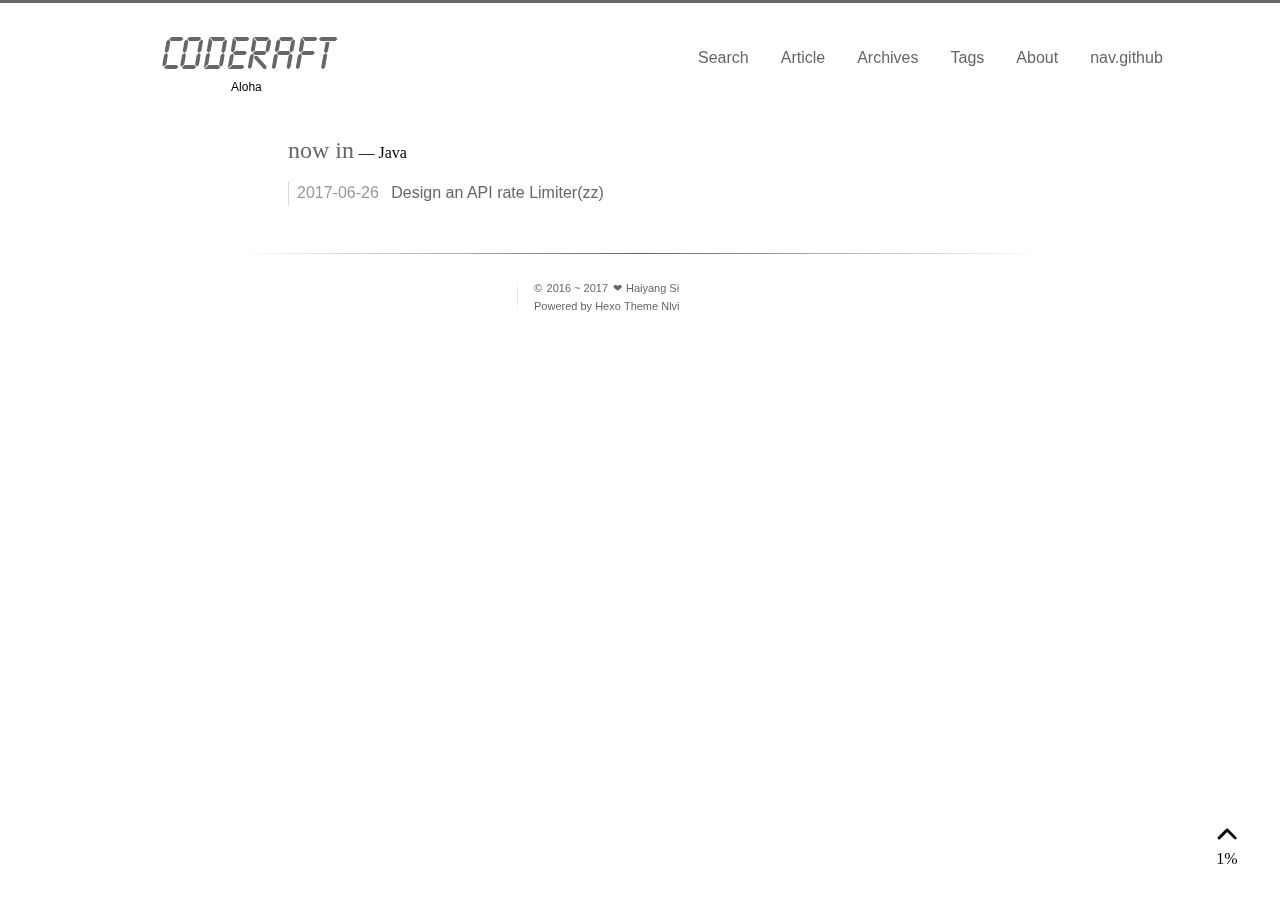
<file: tags/Java/index.html>
<!DOCTYPE html>
<html lang="">
<head>
    <title>
  
    Java · Coderaft
  
</title>
    <meta charset="UTF-8"/>
<meta http-equiv="X-UA-Compatible" content="IE=edge" />
<meta name="viewport" content="width=device-width, initial-scale=1, maximum-scale=1"/>


<link rel="stylesheet" href="/style/style.css">
<script src="/script/jquery.min.js"></script>
<script>
    var CONFIG = {
        title: "Coderaft",
        author: "Haiyang Si",
        lightbox: true,
        animate: true
    }
</script>



    <link rel="stylesheet" href="/lightbox/css/lightbox.min.css">




    <link rel="stylesheet" href="/syuanpi/syuanpi.min.css">










</head>
<body>
    <div class="progress">
    <div class="progress-inner"></div>
</div>
    <div class="body">
    <div class="tagcloud" id="tagcloud">
    <div class="tagcloud-inner">
        <a href="/tags/Algorithm/" style="font-size: 14px;">Algorithm</a> <a href="/tags/Hexo/" style="font-size: 14px;">Hexo</a> <a href="/tags/Interview/" style="font-size: 14px;">Interview</a> <a href="/tags/Java/" style="font-size: 14px;">Java</a>
    </div>
</div>
    <header class="header" id="header">
    <div class="title syuanpi tvIn">
    <div class="table">
        <div class="connect">
            <div class="connect-inner">
                <span><a href="/">Coderaft</a></span>
                
                    <span id="subtitle">Aloha</span>
                
            </div>
        </div>
    </div>
</div>
    <nav class="main-nav syuanpi tvIn">
<div class="table">

    <ul class="menu">
        
        <li class="menu-item">
            <a href="javascript:;" id="search">
                <span>Search</span>
                
                
            </a>
        </li>
        
        
        
            <li class="menu-item">
                <a href="/">
                    <span>Article</span>
                    
                    
                </a>
            </li>
        
        
        
            <li class="menu-item">
                <a href="/archives">
                    <span>Archives</span>
                    
                    
                </a>
            </li>
        
        
        
            <li class="menu-item">
                <a href="javascript:;" id="tags">
                    <span>Tags</span>
                    
                    
                </a>
            </li>
        
        
        
            <li class="menu-item">
                <a href="/about">
                    <span>About</span>
                    
                    
                </a>
            </li>
        
        
        
            <li class="menu-item">
                <a href="https://github.com/sihaiyang0215/">
                    <span>nav.github</span>
                    
                    
                </a>
            </li>
        
        
    </ul>

</div>
</nav>
<div class="mobile-nav"></div>
</header>
    <div class="container">
        <main class="main" id="main">
            
    
    <div class="archive syuanpi riseIn-light" id="archive">
        
            <h2 class="archive-title"> now in </h2>
            <span class="archive-name"> — Java</span>
        
        <div class="archive-list">
            <ul>
        
            
            
            <li class="archive-post">
                <span class="archive-post-time">
                
                    2017-06-26
                
                </span>
                <span class="archive-post-link">
                    <a href="/2017/06/26/Design-an-API-rate-Limiter/">Design an API rate Limiter(zz)</a>
                </span>
            </li>

        
            </ul>
        </div>
    </div>
    
    <nav class="pagination">
        <span class="page-number current">1</span>
    </nav>



        </main>
        <footer class="footer syuanpi fadeIn" id="footer">
    <hr>
    <div class="footer-wrapper">
        <div class="left">
            <div class="contact-icon">
    
    
    
    
    
    
    
    
</div>
        </div>
        <div class="right">
            <div class="copyright">
    <div class="info">
        <span>&copy;</span>
        <span>2016 ~ 2017</span>
        <span>❤</span>
        <span>Haiyang Si</span>
    </div>
    <div class="theme">
        <span>
            Powered by
            <a href="http://hexo.io/" target="_blank">Hexo </a>
        </span>
        <span>
            Theme
            <a href="https://github.com/ColMugX/hexo-theme-Nlvi"> Nlvi </a>
        </span>
    </div>
    
</div>
        </div>
    </div>
</footer>
    </div>
    <script src="/script/nlvi.js"></script>
<script src="/script/search.js"></script>

    <script src="/lightbox/js/lightbox.min.js"></script>

<script>
$(document).ready(function(){
    document.body.addEventListener('touchstart', function () {});
    $('.progress').hide();
    $('.body').show();
    Nlvi.tagcloud();
    Nlvi.back2top();
    Nlvi.showToc();
    Nlvi.showComments();
    Nlvi.showReward();

    !CONFIG.animate && Nlvi.offAnimate();
    CONFIG.lightbox && Nlvi.onPicBox();
})
</script>
    </div>
    
    <div class="backtop syuanpi dead toTop" id="backtop">
    <i class="iconfont icon-up"></i>
    <span style="text-align:center;font-family:Georgia;"><span style="font-family:Georgia;" id="scrollpercent">1</span>%</span>
</div>
    
    <div class="search" id="search">
        <div class="mask" id="mask"></div>
        <div class="search-wrapper syuanpi">
            <h1 id="search-header" class="syuanpi">搜索一下？</h1>
            <div class="input">
                <input type="text" id="local-search-input" results="0" name="">
            </div>
            <div id="local-search-result"></div>
        </div>
    </div>
    <script>
    var GREETING = {
        morning: "",
        noon: "",
        after: "",
        night: "",
        midnight: ""
    }
    $(document).ready(function(){
        Nlvi.search();
    });
    </script>

</body>
</html>
</file>
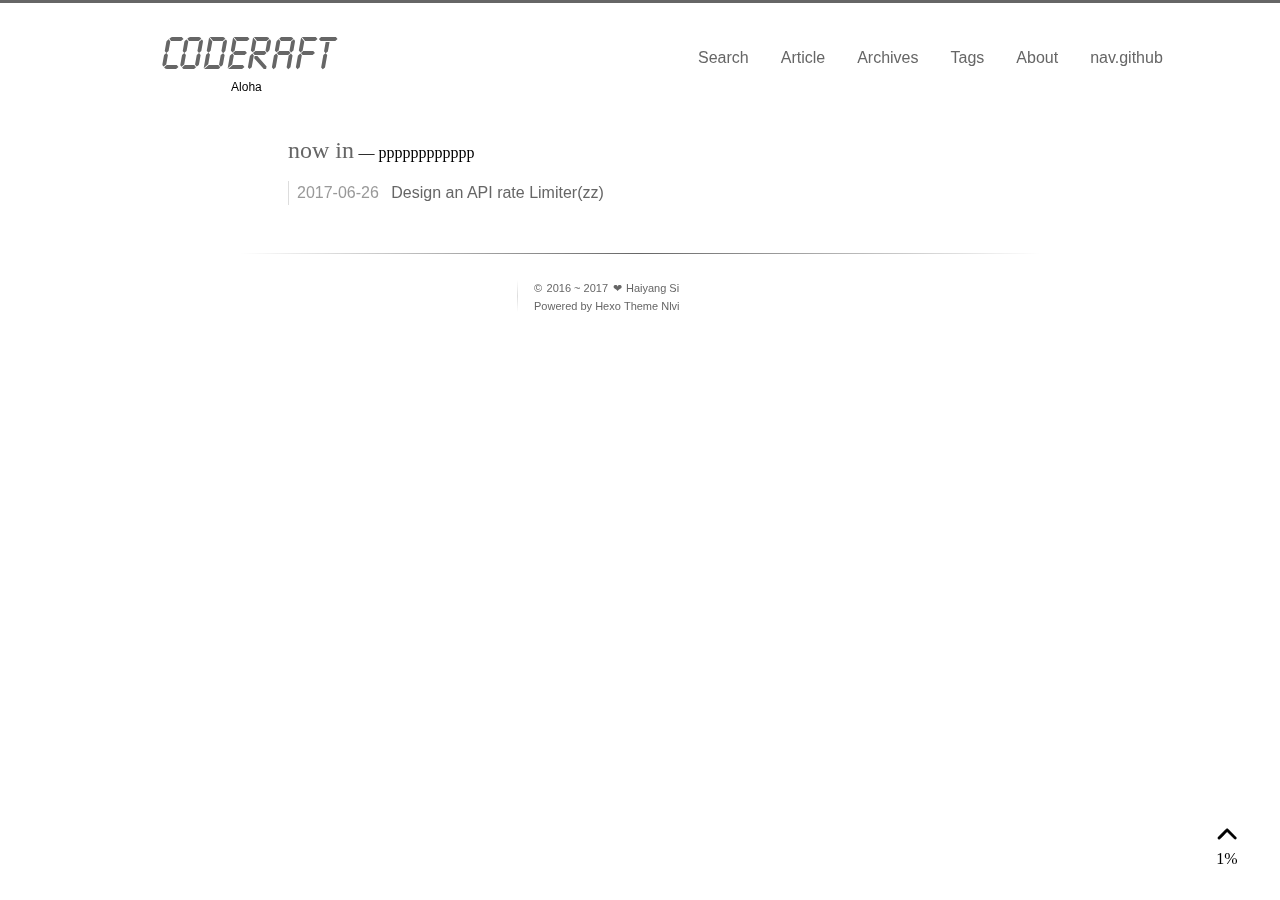
<file: tags/pppppppppppp/index.html>
<!DOCTYPE html>
<html lang="">
<head>
    <title>
  
    pppppppppppp · Coderaft
  
</title>
    <meta charset="UTF-8"/>
<meta http-equiv="X-UA-Compatible" content="IE=edge" />
<meta name="viewport" content="width=device-width, initial-scale=1, maximum-scale=1"/>


<link rel="stylesheet" href="/style/style.css">
<script src="/script/jquery.min.js"></script>
<script>
    var CONFIG = {
        title: "Coderaft",
        author: "Haiyang Si",
        lightbox: true,
        animate: true
    }
</script>



    <link rel="stylesheet" href="/lightbox/css/lightbox.min.css">




    <link rel="stylesheet" href="/syuanpi/syuanpi.min.css">










</head>
<body>
    <div class="progress">
    <div class="progress-inner"></div>
</div>
    <div class="body">
    <div class="tagcloud" id="tagcloud">
    <div class="tagcloud-inner">
        <a href="/tags/Hexo/" style="font-size: 14px;">Hexo</a> <a href="/tags/Java/" style="font-size: 14px;">Java</a> <a href="/tags/pppppppppppp/" style="font-size: 14px;">pppppppppppp</a>
    </div>
</div>
    <header class="header" id="header">
    <div class="title syuanpi tvIn">
    <div class="table">
        <div class="connect">
            <div class="connect-inner">
                <span><a href="/">Coderaft</a></span>
                
                    <span id="subtitle">Aloha</span>
                
            </div>
        </div>
    </div>
</div>
    <nav class="main-nav syuanpi tvIn">
<div class="table">

    <ul class="menu">
        
        <li class="menu-item">
            <a href="javascript:;" id="search">
                <span>Search</span>
                
                
            </a>
        </li>
        
        
        
            <li class="menu-item">
                <a href="/">
                    <span>Article</span>
                    
                    
                </a>
            </li>
        
        
        
            <li class="menu-item">
                <a href="/archives">
                    <span>Archives</span>
                    
                    
                </a>
            </li>
        
        
        
            <li class="menu-item">
                <a href="javascript:;" id="tags">
                    <span>Tags</span>
                    
                    
                </a>
            </li>
        
        
        
            <li class="menu-item">
                <a href="/about">
                    <span>About</span>
                    
                    
                </a>
            </li>
        
        
        
            <li class="menu-item">
                <a href="https://github.com/sihaiyang0215/">
                    <span>nav.github</span>
                    
                    
                </a>
            </li>
        
        
    </ul>

</div>
</nav>
<div class="mobile-nav"></div>
</header>
    <div class="container">
        <main class="main" id="main">
            
    
    <div class="archive syuanpi riseIn-light" id="archive">
        
            <h2 class="archive-title"> now in </h2>
            <span class="archive-name"> — pppppppppppp</span>
        
        <div class="archive-list">
            <ul>
        
            
            
            <li class="archive-post">
                <span class="archive-post-time">
                
                    2017-06-26
                
                </span>
                <span class="archive-post-link">
                    <a href="/2017/06/26/Design-an-API-rate-Limiter/">Design an API rate Limiter(zz)</a>
                </span>
            </li>

        
            </ul>
        </div>
    </div>
    
    <nav class="pagination">
        <span class="page-number current">1</span>
    </nav>



        </main>
        <footer class="footer syuanpi fadeIn" id="footer">
    <hr>
    <div class="footer-wrapper">
        <div class="left">
            <div class="contact-icon">
    
    
    
    
    
    
    
    
</div>
        </div>
        <div class="right">
            <div class="copyright">
    <div class="info">
        <span>&copy;</span>
        <span>2016 ~ 2017</span>
        <span>❤</span>
        <span>Haiyang Si</span>
    </div>
    <div class="theme">
        <span>
            Powered by
            <a href="http://hexo.io/" target="_blank">Hexo </a>
        </span>
        <span>
            Theme
            <a href="https://github.com/ColMugX/hexo-theme-Nlvi"> Nlvi </a>
        </span>
    </div>
    
</div>
        </div>
    </div>
</footer>
    </div>
    <script src="/script/nlvi.js"></script>
<script src="/script/search.js"></script>

    <script src="/lightbox/js/lightbox.min.js"></script>

<script>
$(document).ready(function(){
    document.body.addEventListener('touchstart', function () {});
    $('.progress').hide();
    $('.body').show();
    Nlvi.tagcloud();
    Nlvi.back2top();
    Nlvi.showToc();
    Nlvi.showComments();
    Nlvi.showReward();

    !CONFIG.animate && Nlvi.offAnimate();
    CONFIG.lightbox && Nlvi.onPicBox();
})
</script>
    </div>
    
    <div class="backtop syuanpi dead toTop" id="backtop">
    <i class="iconfont icon-up"></i>
    <span style="text-align:center;font-family:Georgia;"><span style="font-family:Georgia;" id="scrollpercent">1</span>%</span>
</div>
    
    <div class="search" id="search">
        <div class="mask" id="mask"></div>
        <div class="search-wrapper syuanpi">
            <h1 id="search-header" class="syuanpi">搜索一下？</h1>
            <div class="input">
                <input type="text" id="local-search-input" results="0" name="">
            </div>
            <div id="local-search-result"></div>
        </div>
    </div>
    <script>
    var GREETING = {
        morning: "",
        noon: "",
        after: "",
        night: "",
        midnight: ""
    }
    $(document).ready(function(){
        Nlvi.search();
    });
    </script>

</body>
</html>
</file>
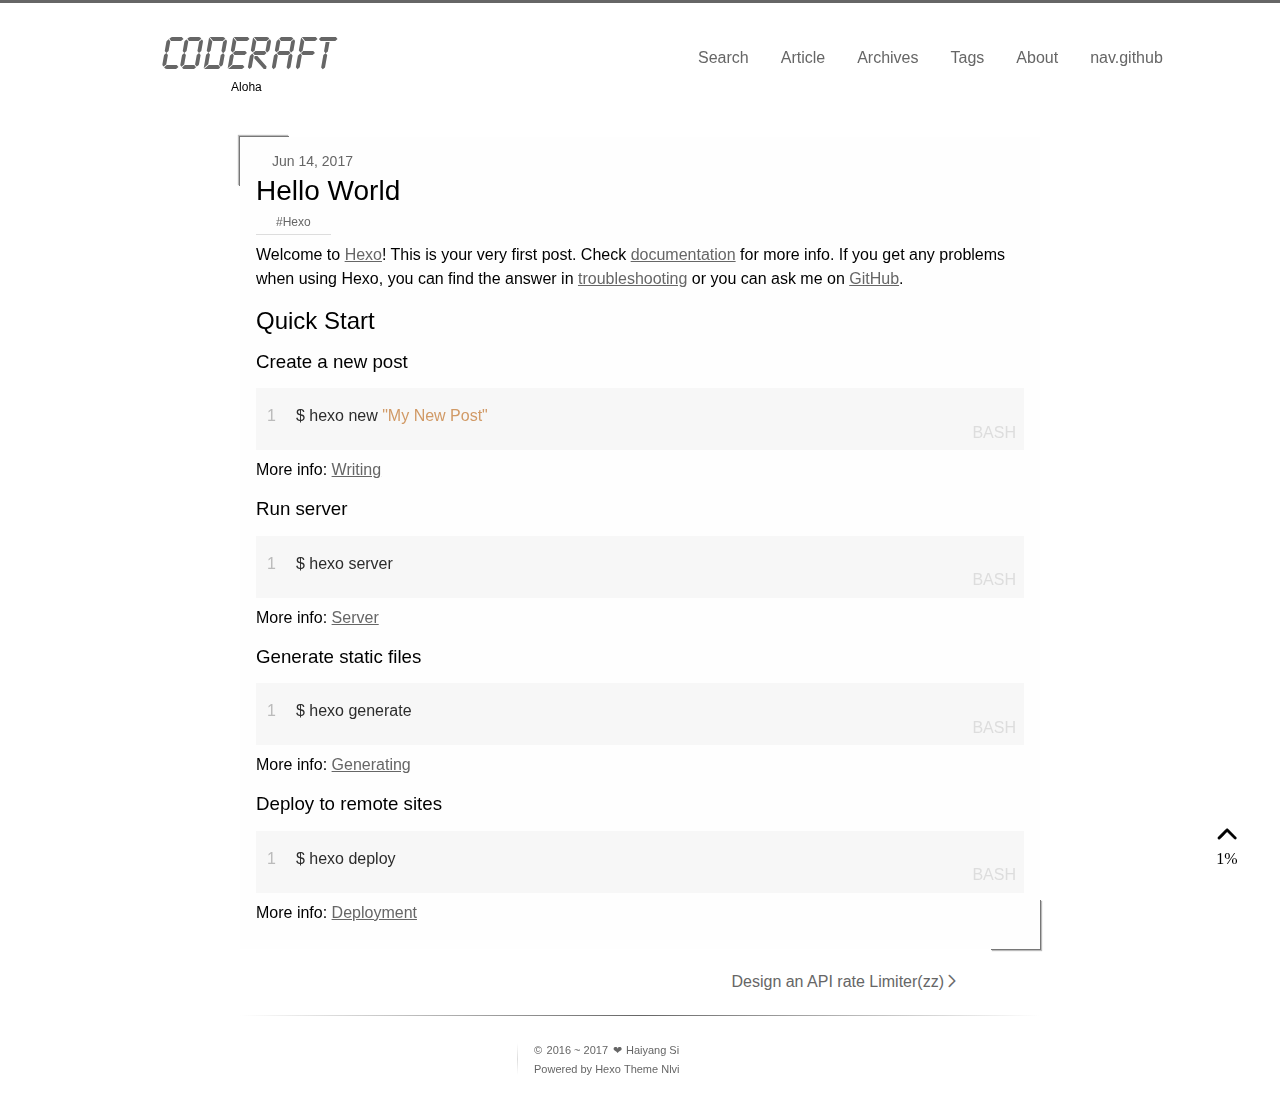
<file: 2017/06/14/hello-world/index.html>
<!DOCTYPE html>
<html lang="">
<head>
    <title> Hello World · Coderaft </title>
    <meta charset="UTF-8"/>
<meta http-equiv="X-UA-Compatible" content="IE=edge" />
<meta name="viewport" content="width=device-width, initial-scale=1, maximum-scale=1"/>


<link rel="stylesheet" href="/style/style.css">
<script src="/script/jquery.min.js"></script>
<script>
    var CONFIG = {
        title: "Coderaft",
        author: "Haiyang Si",
        lightbox: true,
        animate: true
    }
</script>



    <link rel="stylesheet" href="/lightbox/css/lightbox.min.css">




    <link rel="stylesheet" href="/syuanpi/syuanpi.min.css">










</head>
<body>
    <div class="progress">
    <div class="progress-inner"></div>
</div>
    <div class="body">
    <div class="tagcloud" id="tagcloud">
    <div class="tagcloud-inner">
        <a href="/tags/Algorithm/" style="font-size: 14px;">Algorithm</a> <a href="/tags/Hexo/" style="font-size: 14px;">Hexo</a> <a href="/tags/Interview/" style="font-size: 14px;">Interview</a> <a href="/tags/Java/" style="font-size: 14px;">Java</a>
    </div>
</div>
    <header class="header" id="header">
    <div class="title syuanpi tvIn">
    <div class="table">
        <div class="connect">
            <div class="connect-inner">
                <span><a href="/">Coderaft</a></span>
                
                    <span id="subtitle">Aloha</span>
                
            </div>
        </div>
    </div>
</div>
    <nav class="main-nav syuanpi tvIn">
<div class="table">

    <ul class="menu">
        
        <li class="menu-item">
            <a href="javascript:;" id="search">
                <span>Search</span>
                
                
            </a>
        </li>
        
        
        
            <li class="menu-item">
                <a href="/">
                    <span>Article</span>
                    
                    
                </a>
            </li>
        
        
        
            <li class="menu-item">
                <a href="/archives">
                    <span>Archives</span>
                    
                    
                </a>
            </li>
        
        
        
            <li class="menu-item">
                <a href="javascript:;" id="tags">
                    <span>Tags</span>
                    
                    
                </a>
            </li>
        
        
        
            <li class="menu-item">
                <a href="/about">
                    <span>About</span>
                    
                    
                </a>
            </li>
        
        
        
            <li class="menu-item">
                <a href="https://github.com/sihaiyang0215/">
                    <span>nav.github</span>
                    
                    
                </a>
            </li>
        
        
    </ul>

</div>
</nav>
<div class="mobile-nav"></div>
</header>
    <div class="container">
        <main class="main" id="main">
            
    
    <article class="post">
        <header class="post-header">
            <div class="post-time syuanpi riseIn-light back-1">
                <span>Jun 14, 2017</span>
            </div>
            <h1 class="post-title syuanpi riseIn-light back-2">
            
                Hello World
            
            </h1>
            
                
                    <div class="post-tags syuanpi riseIn-light back-3">
                    
                        <a href="/tags/Hexo/">Hexo</a>
                    
                    </div>
                
            
        </header>
        <div class="post-content syuanpi riseIn-light back-3">
            
                <p>Welcome to <a href="https://hexo.io/" target="_blank" rel="external">Hexo</a>! This is your very first post. Check <a href="https://hexo.io/docs/" target="_blank" rel="external">documentation</a> for more info. If you get any problems when using Hexo, you can find the answer in <a href="https://hexo.io/docs/troubleshooting.html" target="_blank" rel="external">troubleshooting</a> or you can ask me on <a href="https://github.com/hexojs/hexo/issues" target="_blank" rel="external">GitHub</a>.</p>
<h2 id="Quick-Start"><a href="#Quick-Start" class="headerlink" title="Quick Start"></a>Quick Start</h2><h3 id="Create-a-new-post"><a href="#Create-a-new-post" class="headerlink" title="Create a new post"></a>Create a new post</h3><figure class="highlight bash"><table><tr><td class="gutter"><pre><div class="line">1</div></pre></td><td class="code"><pre><div class="line">$ hexo new <span class="string">"My New Post"</span></div></pre></td></tr></table></figure>
<p>More info: <a href="https://hexo.io/docs/writing.html" target="_blank" rel="external">Writing</a></p>
<h3 id="Run-server"><a href="#Run-server" class="headerlink" title="Run server"></a>Run server</h3><figure class="highlight bash"><table><tr><td class="gutter"><pre><div class="line">1</div></pre></td><td class="code"><pre><div class="line">$ hexo server</div></pre></td></tr></table></figure>
<p>More info: <a href="https://hexo.io/docs/server.html" target="_blank" rel="external">Server</a></p>
<h3 id="Generate-static-files"><a href="#Generate-static-files" class="headerlink" title="Generate static files"></a>Generate static files</h3><figure class="highlight bash"><table><tr><td class="gutter"><pre><div class="line">1</div></pre></td><td class="code"><pre><div class="line">$ hexo generate</div></pre></td></tr></table></figure>
<p>More info: <a href="https://hexo.io/docs/generating.html" target="_blank" rel="external">Generating</a></p>
<h3 id="Deploy-to-remote-sites"><a href="#Deploy-to-remote-sites" class="headerlink" title="Deploy to remote sites"></a>Deploy to remote sites</h3><figure class="highlight bash"><table><tr><td class="gutter"><pre><div class="line">1</div></pre></td><td class="code"><pre><div class="line">$ hexo deploy</div></pre></td></tr></table></figure>
<p>More info: <a href="https://hexo.io/docs/deployment.html" target="_blank" rel="external">Deployment</a></p>

            
        
        </div>
        
            
            
        
    </article>
    
        
    <nav class="article-page">
        
            <a href="/2017/06/26/Design-an-API-rate-Limiter/" id="art-left" class="art-right">
                <span class="next-title">
                    Design an API rate Limiter(zz)<i class="iconfont icon-right"></i> 
                </span>
            </a>
        
        
    </nav>

        
    


        </main>
        <footer class="footer syuanpi fadeIn" id="footer">
    <hr>
    <div class="footer-wrapper">
        <div class="left">
            <div class="contact-icon">
    
    
    
    
    
    
    
    
</div>
        </div>
        <div class="right">
            <div class="copyright">
    <div class="info">
        <span>&copy;</span>
        <span>2016 ~ 2017</span>
        <span>❤</span>
        <span>Haiyang Si</span>
    </div>
    <div class="theme">
        <span>
            Powered by
            <a href="http://hexo.io/" target="_blank">Hexo </a>
        </span>
        <span>
            Theme
            <a href="https://github.com/ColMugX/hexo-theme-Nlvi"> Nlvi </a>
        </span>
    </div>
    
</div>
        </div>
    </div>
</footer>
    </div>
    <script src="/script/nlvi.js"></script>
<script src="/script/search.js"></script>

    <script src="/lightbox/js/lightbox.min.js"></script>

<script>
$(document).ready(function(){
    document.body.addEventListener('touchstart', function () {});
    $('.progress').hide();
    $('.body').show();
    Nlvi.tagcloud();
    Nlvi.back2top();
    Nlvi.showToc();
    Nlvi.showComments();
    Nlvi.showReward();

    !CONFIG.animate && Nlvi.offAnimate();
    CONFIG.lightbox && Nlvi.onPicBox();
})
</script>
    </div>
    
        
    
    <div class="backtop syuanpi dead toTop" id="backtop">
    <i class="iconfont icon-up"></i>
    <span style="text-align:center;font-family:Georgia;"><span style="font-family:Georgia;" id="scrollpercent">1</span>%</span>
</div>
    
    <div class="search" id="search">
        <div class="mask" id="mask"></div>
        <div class="search-wrapper syuanpi">
            <h1 id="search-header" class="syuanpi">搜索一下？</h1>
            <div class="input">
                <input type="text" id="local-search-input" results="0" name="">
            </div>
            <div id="local-search-result"></div>
        </div>
    </div>
    <script>
    var GREETING = {
        morning: "",
        noon: "",
        after: "",
        night: "",
        midnight: ""
    }
    $(document).ready(function(){
        Nlvi.search();
    });
    </script>

</body>
</html>
</file>
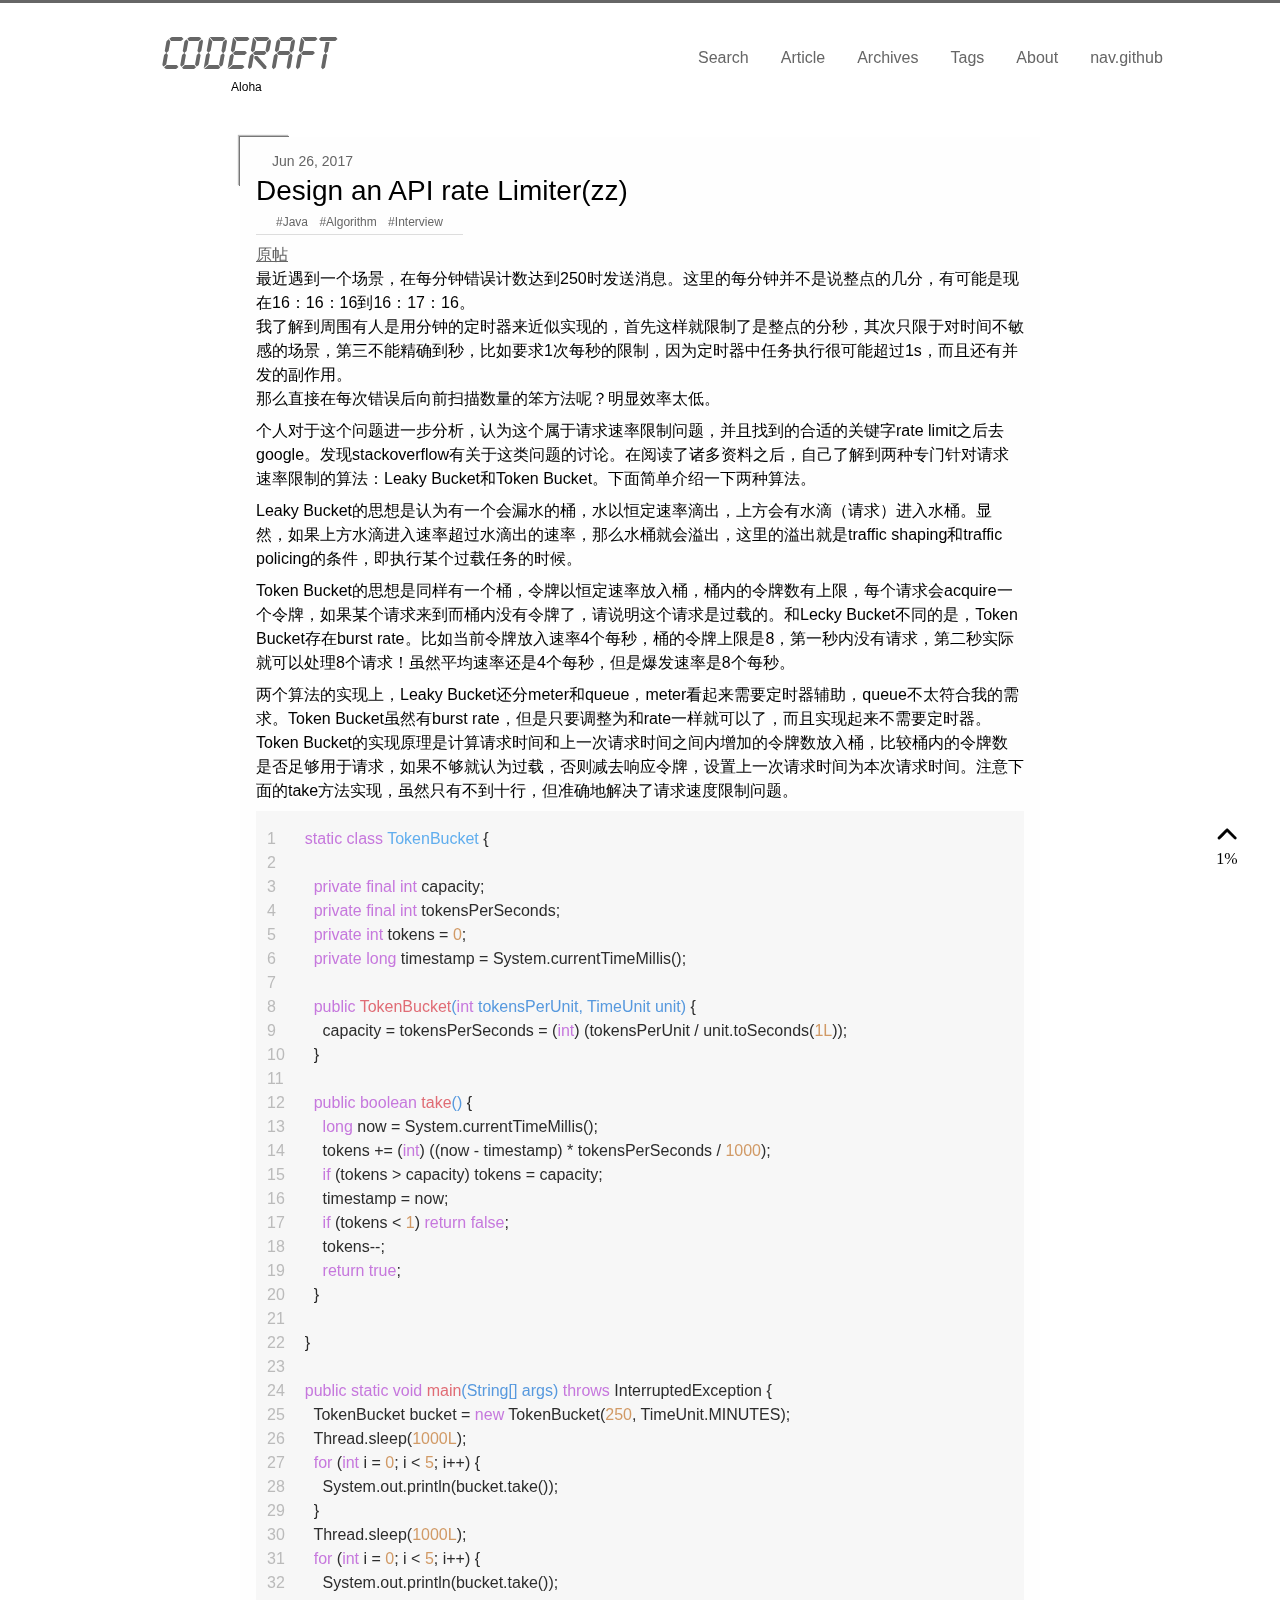
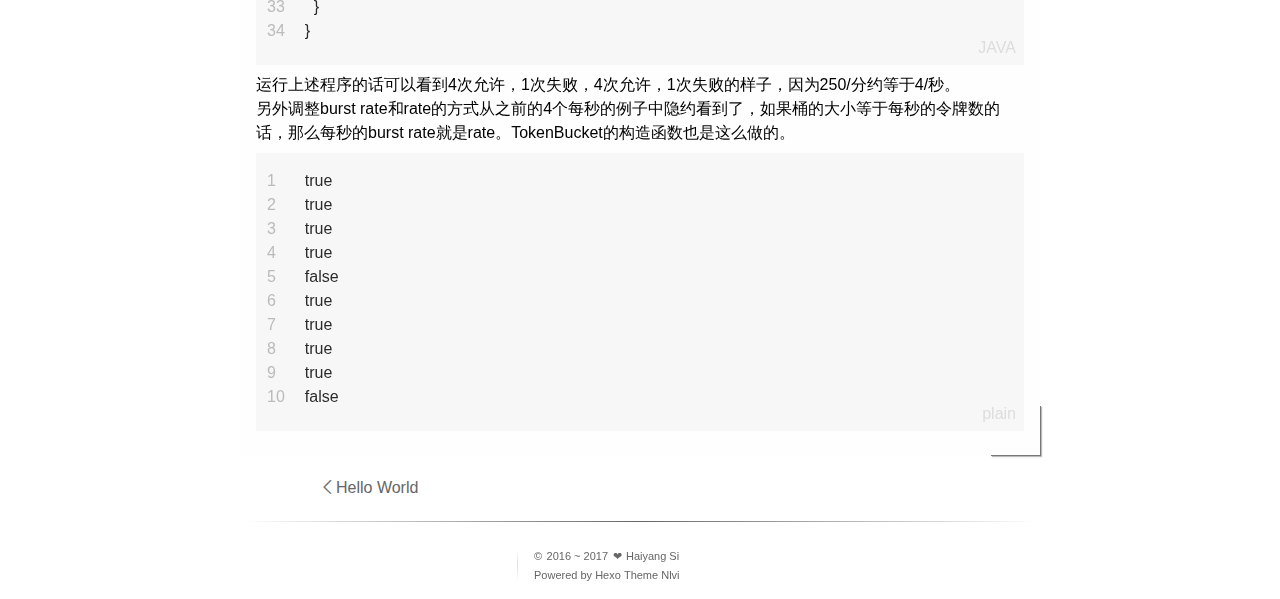
<file: 2017/06/26/Design-an-API-rate-Limiter/index.html>
<!DOCTYPE html>
<html lang="">
<head>
    <title> Design an API rate Limiter(zz) · Coderaft </title>
    <meta charset="UTF-8"/>
<meta http-equiv="X-UA-Compatible" content="IE=edge" />
<meta name="viewport" content="width=device-width, initial-scale=1, maximum-scale=1"/>


<link rel="stylesheet" href="/style/style.css">
<script src="/script/jquery.min.js"></script>
<script>
    var CONFIG = {
        title: "Coderaft",
        author: "Haiyang Si",
        lightbox: true,
        animate: true
    }
</script>



    <link rel="stylesheet" href="/lightbox/css/lightbox.min.css">




    <link rel="stylesheet" href="/syuanpi/syuanpi.min.css">










</head>
<body>
    <div class="progress">
    <div class="progress-inner"></div>
</div>
    <div class="body">
    <div class="tagcloud" id="tagcloud">
    <div class="tagcloud-inner">
        <a href="/tags/Algorithm/" style="font-size: 14px;">Algorithm</a> <a href="/tags/Hexo/" style="font-size: 14px;">Hexo</a> <a href="/tags/Interview/" style="font-size: 14px;">Interview</a> <a href="/tags/Java/" style="font-size: 14px;">Java</a>
    </div>
</div>
    <header class="header" id="header">
    <div class="title syuanpi tvIn">
    <div class="table">
        <div class="connect">
            <div class="connect-inner">
                <span><a href="/">Coderaft</a></span>
                
                    <span id="subtitle">Aloha</span>
                
            </div>
        </div>
    </div>
</div>
    <nav class="main-nav syuanpi tvIn">
<div class="table">

    <ul class="menu">
        
        <li class="menu-item">
            <a href="javascript:;" id="search">
                <span>Search</span>
                
                
            </a>
        </li>
        
        
        
            <li class="menu-item">
                <a href="/">
                    <span>Article</span>
                    
                    
                </a>
            </li>
        
        
        
            <li class="menu-item">
                <a href="/archives">
                    <span>Archives</span>
                    
                    
                </a>
            </li>
        
        
        
            <li class="menu-item">
                <a href="javascript:;" id="tags">
                    <span>Tags</span>
                    
                    
                </a>
            </li>
        
        
        
            <li class="menu-item">
                <a href="/about">
                    <span>About</span>
                    
                    
                </a>
            </li>
        
        
        
            <li class="menu-item">
                <a href="https://github.com/sihaiyang0215/">
                    <span>nav.github</span>
                    
                    
                </a>
            </li>
        
        
    </ul>

</div>
</nav>
<div class="mobile-nav"></div>
</header>
    <div class="container">
        <main class="main" id="main">
            
    
    <article class="post">
        <header class="post-header">
            <div class="post-time syuanpi riseIn-light back-1">
                <span>Jun 26, 2017</span>
            </div>
            <h1 class="post-title syuanpi riseIn-light back-2">
            
                Design an API rate Limiter(zz)
            
            </h1>
            
                
                    <div class="post-tags syuanpi riseIn-light back-3">
                    
                        <a href="/tags/Java/">Java</a>
                    
                        <a href="/tags/Algorithm/">Algorithm</a>
                    
                        <a href="/tags/Interview/">Interview</a>
                    
                    </div>
                
            
        </header>
        <div class="post-content syuanpi riseIn-light back-3">
            
                <p><a href="http://blog.gssxgss.me/not-a-simple-problem-rate-limiting/" target="_blank" rel="external">原帖</a><br>最近遇到一个场景，在每分钟错误计数达到250时发送消息。这里的每分钟并不是说整点的几分，有可能是现在16：16：16到16：17：16。<br>我了解到周围有人是用分钟的定时器来近似实现的，首先这样就限制了是整点的分秒，其次只限于对时间不敏感的场景，第三不能精确到秒，比如要求1次每秒的限制，因为定时器中任务执行很可能超过1s，而且还有并发的副作用。<br>那么直接在每次错误后向前扫描数量的笨方法呢？明显效率太低。</p>
<p>个人对于这个问题进一步分析，认为这个属于请求速率限制问题，并且找到的合适的关键字rate limit之后去google。发现stackoverflow有关于这类问题的讨论。在阅读了诸多资料之后，自己了解到两种专门针对请求速率限制的算法：Leaky Bucket和Token Bucket。下面简单介绍一下两种算法。</p>
<p>Leaky Bucket的思想是认为有一个会漏水的桶，水以恒定速率滴出，上方会有水滴（请求）进入水桶。显然，如果上方水滴进入速率超过水滴出的速率，那么水桶就会溢出，这里的溢出就是traffic shaping和traffic policing的条件，即执行某个过载任务的时候。</p>
<p>Token Bucket的思想是同样有一个桶，令牌以恒定速率放入桶，桶内的令牌数有上限，每个请求会acquire一个令牌，如果某个请求来到而桶内没有令牌了，请说明这个请求是过载的。和Lecky Bucket不同的是，Token Bucket存在burst rate。比如当前令牌放入速率4个每秒，桶的令牌上限是8，第一秒内没有请求，第二秒实际就可以处理8个请求！虽然平均速率还是4个每秒，但是爆发速率是8个每秒。</p>
<p>两个算法的实现上，Leaky Bucket还分meter和queue，meter看起来需要定时器辅助，queue不太符合我的需求。Token Bucket虽然有burst rate，但是只要调整为和rate一样就可以了，而且实现起来不需要定时器。<br>Token Bucket的实现原理是计算请求时间和上一次请求时间之间内增加的令牌数放入桶，比较桶内的令牌数是否足够用于请求，如果不够就认为过载，否则减去响应令牌，设置上一次请求时间为本次请求时间。注意下面的take方法实现，虽然只有不到十行，但准确地解决了请求速度限制问题。<br><figure class="highlight java"><table><tr><td class="gutter"><pre><div class="line">1</div><div class="line">2</div><div class="line">3</div><div class="line">4</div><div class="line">5</div><div class="line">6</div><div class="line">7</div><div class="line">8</div><div class="line">9</div><div class="line">10</div><div class="line">11</div><div class="line">12</div><div class="line">13</div><div class="line">14</div><div class="line">15</div><div class="line">16</div><div class="line">17</div><div class="line">18</div><div class="line">19</div><div class="line">20</div><div class="line">21</div><div class="line">22</div><div class="line">23</div><div class="line">24</div><div class="line">25</div><div class="line">26</div><div class="line">27</div><div class="line">28</div><div class="line">29</div><div class="line">30</div><div class="line">31</div><div class="line">32</div><div class="line">33</div><div class="line">34</div></pre></td><td class="code"><pre><div class="line"><span class="keyword">static</span> <span class="class"><span class="keyword">class</span> <span class="title">TokenBucket</span> </span>&#123;</div><div class="line"></div><div class="line">  <span class="keyword">private</span> <span class="keyword">final</span> <span class="keyword">int</span> capacity;</div><div class="line">  <span class="keyword">private</span> <span class="keyword">final</span> <span class="keyword">int</span> tokensPerSeconds;</div><div class="line">  <span class="keyword">private</span> <span class="keyword">int</span> tokens = <span class="number">0</span>;</div><div class="line">  <span class="keyword">private</span> <span class="keyword">long</span> timestamp = System.currentTimeMillis();</div><div class="line"></div><div class="line">  <span class="function"><span class="keyword">public</span> <span class="title">TokenBucket</span><span class="params">(<span class="keyword">int</span> tokensPerUnit, TimeUnit unit)</span> </span>&#123;</div><div class="line">    capacity = tokensPerSeconds = (<span class="keyword">int</span>) (tokensPerUnit / unit.toSeconds(<span class="number">1L</span>));</div><div class="line">  &#125;</div><div class="line"></div><div class="line">  <span class="function"><span class="keyword">public</span> <span class="keyword">boolean</span> <span class="title">take</span><span class="params">()</span> </span>&#123;</div><div class="line">    <span class="keyword">long</span> now = System.currentTimeMillis();</div><div class="line">    tokens += (<span class="keyword">int</span>) ((now - timestamp) * tokensPerSeconds / <span class="number">1000</span>);</div><div class="line">    <span class="keyword">if</span> (tokens &gt; capacity) tokens = capacity;</div><div class="line">    timestamp = now;</div><div class="line">    <span class="keyword">if</span> (tokens &lt; <span class="number">1</span>) <span class="keyword">return</span> <span class="keyword">false</span>;</div><div class="line">    tokens--;</div><div class="line">    <span class="keyword">return</span> <span class="keyword">true</span>;</div><div class="line">  &#125;</div><div class="line"></div><div class="line">&#125;</div><div class="line"></div><div class="line"><span class="function"><span class="keyword">public</span> <span class="keyword">static</span> <span class="keyword">void</span> <span class="title">main</span><span class="params">(String[] args)</span> <span class="keyword">throws</span> InterruptedException </span>&#123;</div><div class="line">  TokenBucket bucket = <span class="keyword">new</span> TokenBucket(<span class="number">250</span>, TimeUnit.MINUTES);</div><div class="line">  Thread.sleep(<span class="number">1000L</span>);</div><div class="line">  <span class="keyword">for</span> (<span class="keyword">int</span> i = <span class="number">0</span>; i &lt; <span class="number">5</span>; i++) &#123;</div><div class="line">    System.out.println(bucket.take());</div><div class="line">  &#125;</div><div class="line">  Thread.sleep(<span class="number">1000L</span>);</div><div class="line">  <span class="keyword">for</span> (<span class="keyword">int</span> i = <span class="number">0</span>; i &lt; <span class="number">5</span>; i++) &#123;</div><div class="line">    System.out.println(bucket.take());</div><div class="line">  &#125;</div><div class="line">&#125;</div></pre></td></tr></table></figure></p>
<p>运行上述程序的话可以看到4次允许，1次失败，4次允许，1次失败的样子，因为250/分约等于4/秒。<br>另外调整burst rate和rate的方式从之前的4个每秒的例子中隐约看到了，如果桶的大小等于每秒的令牌数的话，那么每秒的burst rate就是rate。TokenBucket的构造函数也是这么做的。<br><figure class="highlight plain"><table><tr><td class="gutter"><pre><div class="line">1</div><div class="line">2</div><div class="line">3</div><div class="line">4</div><div class="line">5</div><div class="line">6</div><div class="line">7</div><div class="line">8</div><div class="line">9</div><div class="line">10</div></pre></td><td class="code"><pre><div class="line">true</div><div class="line">true</div><div class="line">true</div><div class="line">true</div><div class="line">false</div><div class="line">true</div><div class="line">true</div><div class="line">true</div><div class="line">true</div><div class="line">false</div></pre></td></tr></table></figure></p>

            
        
        </div>
        
            
            
        
    </article>
    
        
    <nav class="article-page">
        
        
            <a href="/2017/06/14/hello-world/" id="art-right" class="art-left">
                <span class="prev-title"> 
                    <i class="iconfont icon-left"></i>Hello World
                </span>
            </a>
        
    </nav>

        
    


        </main>
        <footer class="footer syuanpi fadeIn" id="footer">
    <hr>
    <div class="footer-wrapper">
        <div class="left">
            <div class="contact-icon">
    
    
    
    
    
    
    
    
</div>
        </div>
        <div class="right">
            <div class="copyright">
    <div class="info">
        <span>&copy;</span>
        <span>2016 ~ 2017</span>
        <span>❤</span>
        <span>Haiyang Si</span>
    </div>
    <div class="theme">
        <span>
            Powered by
            <a href="http://hexo.io/" target="_blank">Hexo </a>
        </span>
        <span>
            Theme
            <a href="https://github.com/ColMugX/hexo-theme-Nlvi"> Nlvi </a>
        </span>
    </div>
    
</div>
        </div>
    </div>
</footer>
    </div>
    <script src="/script/nlvi.js"></script>
<script src="/script/search.js"></script>

    <script src="/lightbox/js/lightbox.min.js"></script>

<script>
$(document).ready(function(){
    document.body.addEventListener('touchstart', function () {});
    $('.progress').hide();
    $('.body').show();
    Nlvi.tagcloud();
    Nlvi.back2top();
    Nlvi.showToc();
    Nlvi.showComments();
    Nlvi.showReward();

    !CONFIG.animate && Nlvi.offAnimate();
    CONFIG.lightbox && Nlvi.onPicBox();
})
</script>
    </div>
    
        
    
    <div class="backtop syuanpi dead toTop" id="backtop">
    <i class="iconfont icon-up"></i>
    <span style="text-align:center;font-family:Georgia;"><span style="font-family:Georgia;" id="scrollpercent">1</span>%</span>
</div>
    
    <div class="search" id="search">
        <div class="mask" id="mask"></div>
        <div class="search-wrapper syuanpi">
            <h1 id="search-header" class="syuanpi">搜索一下？</h1>
            <div class="input">
                <input type="text" id="local-search-input" results="0" name="">
            </div>
            <div id="local-search-result"></div>
        </div>
    </div>
    <script>
    var GREETING = {
        morning: "",
        noon: "",
        after: "",
        night: "",
        midnight: ""
    }
    $(document).ready(function(){
        Nlvi.search();
    });
    </script>

</body>
</html>
</file>
<file: style/style.css>
@charset "UTF-8";
/* normalize.css v5.0.0 | MIT License | github.com/necolas/normalize.css */
html {
  font-family: sans-serif;
  line-height: 1.15;
  -ms-text-size-adjust: 100%;
  -webkit-text-size-adjust: 100%;
}
body {
  margin: 0;
}
article,
aside,
footer,
header,
nav,
section {
  display: block;
}
h1 {
  font-size: 2em;
  margin: 0.67em 0;
}
figcaption,
figure,
main {
  display: block;
}
figure {
  margin: 1em 40px;
}
hr {
  box-sizing: content-box;
  height: 0;
  overflow: visible;
}
pre {
  font-family: monospace, monospace;
  font-size: 1em;
}
a {
  background-color: transparent;
  -webkit-text-decoration-skip: objects;
}
a:active,
a:hover {
  outline-width: 0;
}
abbr[title] {
  border-bottom: none;
  text-decoration: underline;
  text-decoration: underline dotted;
}
b,
strong {
  font-weight: inherit;
}
b,
strong {
  font-weight: bolder;
}
code,
kbd,
samp {
  font-family: monospace, monospace;
  font-size: 1em;
}
dfn {
  font-style: italic;
}
mark {
  background-color: #ff0;
  color: #000;
}
small {
  font-size: 80%;
}
sub,
sup {
  font-size: 75%;
  line-height: 0;
  position: relative;
  vertical-align: baseline;
}
sub {
  bottom: -0.25em;
}
sup {
  top: -0.5em;
}
audio,
video {
  display: inline-block;
}
audio:not([controls]) {
  display: none;
  height: 0;
}
img {
  border-style: none;
}
svg:not(:root) {
  overflow: hidden;
}
button,
input,
optgroup,
select,
textarea {
  font-family: sans-serif;
  font-size: 100%;
  line-height: 1.15;
  margin: 0;
}
button,
input {
  overflow: visible;
}
button,
select {
  text-transform: none;
}
[type=reset],
[type=submit],
button,
html [type=button] {
  -webkit-appearance: button;
}
[type=button]::-moz-focus-inner,
[type=reset]::-moz-focus-inner,
[type=submit]::-moz-focus-inner,
button::-moz-focus-inner {
  border-style: none;
  padding: 0;
}
[type=button]:-moz-focusring,
[type=reset]:-moz-focusring,
[type=submit]:-moz-focusring,
button:-moz-focusring {
  outline: 1px dotted ButtonText;
}
fieldset {
  border: 1px solid #c0c0c0;
  margin: 0 2px;
  padding: 0.35em 0.625em 0.75em;
}
legend {
  box-sizing: border-box;
  color: inherit;
  display: table;
  max-width: 100%;
  padding: 0;
  white-space: normal;
}
progress {
  display: inline-block;
  vertical-align: baseline;
}
textarea {
  overflow: auto;
}
[type=checkbox],
[type=radio] {
  box-sizing: border-box;
  padding: 0;
}
[type=number]::-webkit-inner-spin-button,
[type=number]::-webkit-outer-spin-button {
  height: auto;
}
[type=search] {
  -webkit-appearance: textfield;
  outline-offset: -2px;
}
[type=search]::-webkit-search-cancel-button,
[type=search]::-webkit-search-decoration {
  -webkit-appearance: none;
}
::-webkit-file-upload-button {
  -webkit-appearance: button;
  font: inherit;
}
details,
menu {
  display: block;
}
summary {
  display: list-item;
}
canvas {
  display: inline-block;
}
template {
  display: none;
}
[hidden] {
  display: none;
}
* {
  font-family: 'Optima', 'PingFang SC', 'Roboto', 'Noto SansCJK', 'Helvetica Neue', 'Helvetica', "微软雅黑", "YaHei-Consolas-Hybrid", sans-serif;
  transition-duration: 0.35s;
  -moz-transition-duration: 0.35s;
  -webkit-transition-duration: 0.35s;
  outline: none;
}
::-webkit-scrollbar {
  width: 6px;
  height: 1px;
}
::-webkit-scrollbar-track,
::-webkit-scrollbar-thumb {
  border-radius: 3px;
  background-color: #f0f0f0;
}
::-webkit-scrollbar-thumb {
  background-color: #666;
}
::-moz-selection {
  background-color: #ddd;
}
::selection {
  background-color: #ddd;
}
::-webkit-selection {
  background-color: #ddd;
}
body {
  height: 0;
  -webkit-font-smoothing: antialiased;
}
a {
  -webkit-tap-highlight-color: transparent;
}
.highlight.html:after {
  content: "HTML";
}
.highlight.js:after {
  content: "JavaScript";
}
.highlight.ts:after {
  content: "TypeScript";
}
.highlight.bash:after {
  content: "BASH";
}
.highlight.sh:after {
  content: "Shell";
}
.highlight.css:after {
  content: "CSS";
}
.highlight.scss:after {
  content: "SCSS";
}
.highlight.diff:after {
  content: "Diff";
}
.highlight.java:after {
  content: "JAVA";
}
.highlight.xml:after {
  content: "XML";
}
.highlight.python:after {
  content: "Python";
}
.highlight.yml:after {
  content: "YAML";
}
.highlight.swift:after {
  content: "Swift";
}
.highlight.ruby:after {
  content: "Ruby";
}
.highlight.perl:after {
  content: "Perl";
}
.highlight.php:after {
  content: "PHP";
}
.highlight.c:after {
  content: "CLang";
}
.highlight.cpp:after {
  content: "C++";
}
.highlight.cs:after {
  content: "C#";
}
@-webkit-keyframes indeterminate {
  from {
    left: -90%;
    right: 100%;
  }
  60% {
    left: -90%;
    right: 100%;
  }
  to {
    left: 100%;
    right: -35%;
  }
}
@keyframes indeterminate {
  from {
    left: -90%;
    right: 100%;
  }
  60% {
    left: -90%;
    right: 100%;
  }
  to {
    left: 100%;
    right: -35%;
  }
}
@-webkit-keyframes indeterminate-short {
  from {
    left: -200%;
    right: 100%;
  }
  60% {
    left: 107%;
    right: -8%;
  }
  to {
    left: 107%;
    right: -8%;
  }
}
@keyframes indeterminate-short {
  from {
    left: -200%;
    right: 100%;
  }
  60% {
    left: 107%;
    right: -8%;
  }
  to {
    left: 107%;
    right: -8%;
  }
}
@font-face {
  font-family: "LedFont";
  font-style: normal;
  src: url("../font/lcd.ttf") format('truetype');
}
@font-face {
  font-family: "iconfont";
  src: url("../font/iconfont/iconfont.eot");
  src: url("../font/iconfont/iconfont.eot") format('embedded-opentype'), url("../font/iconfont/iconfont.woff") format('woff'), url("../font/iconfont/iconfont.ttf") format('truetype'), url("../font/iconfont/iconfont.svg") format('svg');
}
.iconfont {
  font-family: 'iconfont';
  font-size: 16px;
  font-style: normal;
  -webkit-font-smoothing: antialiased;
  -webkit-text-stroke-width: 0.2px;
  -moz-osx-font-smoothing: grayscale;
}
.icon-mail:before {
  content: "\e694";
}
.icon-alipay:before {
  content: "\e695";
}
.icon-facebook:before {
  content: "\e696";
}
.icon-linkedin:before {
  content: "\e697";
}
.icon-ins:before {
  content: "\e698";
}
.icon-zhihu:before {
  content: "\e69a";
}
.icon-twitter:before {
  content: "\e69b";
}
.icon-weibo:before {
  content: "\e69e";
}
.icon-moments:before {
  content: "\e6a0";
}
.icon-right:after {
  content: "\e78b";
}
.icon-up:before {
  content: "\e7a8";
}
.icon-left:before {
  content: "\e833";
}
.icon-github:before {
  content: "\e6ed";
}
.icon-more:before {
  content: "\e652";
}
.icon-visit:before {
  content: "\e637";
}
.icon-people:before {
  content: "\e651";
}
.container {
  width: 800px;
  margin: 0 auto;
}
@media screen and (max-width: 800px) {
  .container {
    width: 100%;
  }
}
.main {
  margin: 24px auto;
}
.body {
  transform: translateY(-100px);
  -ms-transform: translateY(-100px);
  -moz-transform: translateY(-100px);
  -webkit-transform: translateY(-100px);
  display: none;
}
.header {
  width: 100%;
  height: 110px;
  display: -webkit-box;
  display: -ms-flexbox;
  display: flex;
  -webkit-box-align: center;
      -ms-flex-align: center;
          align-items: center;
  -webkit-box-orient: horizontal;
  -webkit-box-direction: normal;
      -ms-flex-direction: row;
          flex-direction: row;
  -ms-flex-wrap: nowrap;
      flex-wrap: nowrap;
}
.header .table {
  display: table;
  height: 100%;
  width: 100%;
}
.header .table .connect {
  display: table-cell;
  vertical-align: middle;
}
.header .table .connect .connect-inner {
  display: -webkit-box;
  display: -ms-flexbox;
  display: flex;
  -webkit-box-orient: vertical;
  -webkit-box-direction: normal;
      -ms-flex-direction: column;
          flex-direction: column;
}
.header .table .connect .connect-inner span a {
  font-family: 'LedFont', 'PingFang SC', 'Microsoft YaHei', sans-serif;
  font-weight: 300;
  font-size: 48px;
  color: #666;
  text-decoration: none;
}
.header .title {
  -webkit-box-flex: 2;
      -ms-flex: 2;
          flex: 2;
  height: 100%;
  text-align: center;
  padding-right: 24px;
}
.header #subtitle {
  font-size: 12px;
  margin-top: 5px;
}
.header .main-nav {
  -webkit-box-flex: 3;
      -ms-flex: 3;
          flex: 3;
  text-align: center;
  padding-left: 24px;
}
.header .main-nav .menu {
  display: -webkit-box;
  display: -ms-flexbox;
  display: flex;
  -webkit-box-pack: center;
      -ms-flex-pack: center;
          justify-content: center;
  list-style: none;
  margin: 40px 0;
}
.header .main-nav .menu .menu-item {
  display: inline-table;
  margin: 0 16px;
}
.header .main-nav .menu .menu-item a {
  display: -webkit-box;
  display: -ms-flexbox;
  display: flex;
  -webkit-box-orient: vertical;
  -webkit-box-direction: normal;
      -ms-flex-direction: column;
          flex-direction: column;
  text-decoration: none;
  color: #666;
  font-size: 16px;
}
.header .main-nav .menu .menu-item a:hover {
  color: #000;
}
.header .main-nav .menu .menu-item .menu-item-label {
  font-size: 12px;
}
@media screen and (max-width: 800px) {
  .header .title {
    padding-right: 0;
  }
  .header .main-nav {
    padding-left: 0;
  }
  .header .menu {
    padding: 0;
  }
}
@media screen and (max-width: 650px) {
  .header .main-nav .menu {
    margin: 16px 0;
    padding: 0;
  }
  .header .main-nav .menu .menu-item {
    margin: 0 8px;
  }
  .header .main-nav .menu .menu-item a {
    font-size: 12px;
  }
}
@media screen and (max-width: 650px) {
  .header {
    height: inherit;
    display: block;
  }
}
.posts {
  padding: 0 8px;
}
.post {
  position: relative;
  background-color: #fefefe;
  padding: 16px;
  margin-bottom: 16px;
}
.post:before {
  z-index: -1;
  content: '';
  width: 50px;
  height: 50px;
  background-color: #777;
  box-shadow: -1px -1px 1px #bbb;
  position: absolute;
  top: -1px;
  left: -1px;
  -webkit-animation: fadeIn 0.5s ease-in-out backwards 0.5s;
  animation: fadeIn 0.5s ease-in-out backwards 0.5s;
}
.post:after {
  z-index: -1;
  content: '';
  width: 50px;
  height: 50px;
  background-color: #777;
  box-shadow: 1px 1px 1px #bbb;
  position: absolute;
  bottom: -1px;
  right: -1px;
  -webkit-animation: fadeIn 0.5s ease-in-out backwards 0.5s;
  animation: fadeIn 0.5s ease-in-out backwards 0.5s;
}
.post .post-header {
  z-index: 10;
}
.post .post-header .post-time {
  padding-left: 16px;
  font-family: "Source Sans Pro", "Helvetica Neue";
  font-weight: 400;
  font-size: 14px;
  color: #666;
}
.post .post-header .post-title {
  margin: 0;
  padding: 5px 0;
  font-weight: 200;
  font-size: 28px;
}
.post .post-header .post-title a {
  text-decoration: none;
  color: #000;
}
@media screen and (max-width: 650px) {
  .post .post-header .post-time {
    font-size: 12px;
  }
  .post .post-header .post-title {
    font-size: 20px;
  }
}
@media screen and (max-width: 800px) {
  .post {
    margin: 8px;
  }
}
@media screen and (max-width: 650px) {
  .post {
    margin: 8px;
    padding: 8px;
  }
}
.post-content h1 {
  font-family: 'Optima', 'PingFang SC', 'Roboto', 'Noto SansCJK', 'Helvetica Neue', 'Helvetica', "微软雅黑", "YaHei-Consolas-Hybrid", sans-serif;
  font-weight: 300;
  margin: 16px 0;
}
.post-content h1:before {
  content: ' ';
}
.post-content h2 {
  font-family: 'Optima', 'PingFang SC', 'Roboto', 'Noto SansCJK', 'Helvetica Neue', 'Helvetica', "微软雅黑", "YaHei-Consolas-Hybrid", sans-serif;
  font-weight: 300;
  margin: 16px 0;
}
.post-content h2:before {
  content: ' ';
}
.post-content h3 {
  font-family: 'Optima', 'PingFang SC', 'Roboto', 'Noto SansCJK', 'Helvetica Neue', 'Helvetica', "微软雅黑", "YaHei-Consolas-Hybrid", sans-serif;
  font-weight: 300;
  margin: 16px 0;
}
.post-content h3:before {
  content: ' ';
}
.post-content h4 {
  font-family: 'Optima', 'PingFang SC', 'Roboto', 'Noto SansCJK', 'Helvetica Neue', 'Helvetica', "微软雅黑", "YaHei-Consolas-Hybrid", sans-serif;
  font-weight: 300;
  margin: 16px 0;
}
.post-content h4:before {
  content: ' ';
}
.post-content h5 {
  font-family: 'Optima', 'PingFang SC', 'Roboto', 'Noto SansCJK', 'Helvetica Neue', 'Helvetica', "微软雅黑", "YaHei-Consolas-Hybrid", sans-serif;
  font-weight: 300;
  margin: 16px 0;
}
.post-content h5:before {
  content: ' ';
}
.post-content h6 {
  font-family: 'Optima', 'PingFang SC', 'Roboto', 'Noto SansCJK', 'Helvetica Neue', 'Helvetica', "微软雅黑", "YaHei-Consolas-Hybrid", sans-serif;
  font-weight: 300;
  margin: 16px 0;
}
.post-content h6:before {
  content: ' ';
}
.post-content a {
  color: #666;
  text-decoration: underline;
}
.post-content a:hover {
  color: #000;
}
.post-content p {
  font-family: 'Optima', 'PingFang SC', 'Roboto', 'Noto SansCJK', 'Helvetica Neue', 'Helvetica', "微软雅黑", "YaHei-Consolas-Hybrid", sans-serif;
  margin: 8px 0;
  line-height: 1.5em;
  font-weight: 300;
}
.post-content code {
  border: 1px solid #999;
  background-color: #f0f0f0;
  padding: 0 4px;
  margin: 0 4px;
  font-size: 14px;
}
.post-content strong {
  font-weight: bold;
  font-family: 'Optima', 'PingFang SC', 'Roboto', 'Noto SansCJK', 'Helvetica Neue', 'Helvetica', "微软雅黑", "YaHei-Consolas-Hybrid", sans-serif;
}
.post-content i {
  font-weight: 100;
  font-family: 'Optima', 'PingFang SC', 'Roboto', 'Noto SansCJK', 'Helvetica Neue', 'Helvetica', "微软雅黑", "YaHei-Consolas-Hybrid", sans-serif;
}
.post-content img {
  width: 500px;
}
@media screen and (max-width: 650px) {
  .post-content {
    font-size: 14px;
  }
}
.content-link {
  margin: 8px 0;
  display: inline-block;
}
.content-link:hover {
  transform: translateX(10%);
  -ms-transform: translateX(10%);
  -moz-transform: translateX(10%);
  -webkit-transform: translateX(10%);
}
.content-link a {
  color: #666;
  text-decoration: none;
}
.content-link a:hover {
  color: #000;
}
.post-tags {
  display: inline-block;
  padding: 4px 16px;
  font-size: 12px;
  border-bottom: 1px solid #ddd;
}
.post-tags a {
  text-decoration: none;
  color: #666;
  margin: 0 4px;
}
.post-tags a:before {
  content: '#';
}
.post-tags a:hover {
  color: #000;
}
blockquote {
  position: relative;
  margin: 8px 8px;
  padding: 8px 16px;
  background-color: #f0f0f0;
  border-left: 5px solid #999;
}
blockquote:before {
  content: '';
  display: block;
  position: absolute;
  top: 0;
  right: 0;
  border-width: 0 16px 16px 0;
  border-color: #fff #fff transparent transparent;
  background: transparent;
  border-style: solid;
  width: 0;
  box-shadow: -1px 1px 1px #ddd;
}
blockquote p {
  margin: 0;
  font-family: 'Optima', 'PingFang SC', 'Roboto', 'Noto SansCJK', 'Helvetica Neue', 'Helvetica', "微软雅黑", "YaHei-Consolas-Hybrid", sans-serif;
}
.archive {
  margin: 0 48px;
}
.archive .archive-title {
  display: inline-block;
  margin: 0;
  font-family: Athelas, "PingFang SC", serif;
  font-weight: 300;
  color: #666;
}
.archive .archive-num {
  margin: 8px;
  font-weight: 100;
}
.archive .archive-name {
  font-family: Athelas, "PingFang SC", serif;
  font-weight: 300;
}
.archive .archive-list .archive-year {
  font-family: Athelas, "PingFang SC", serif;
  font-weight: 100;
}
.archive .archive-list ul {
  list-style: none;
  padding: 0;
}
.archive .archive-list .archive-post {
  border-left: 1px solid #ddd;
  padding: 0 8px;
}
.archive .archive-list .archive-post:hover {
  padding: 0 16px;
  background-color: $main-back;
  border-left: 3px solid #666;
  border-right: 3px solid #666;
}
.archive .archive-list .archive-post-time {
  font-family: "Source Sans Pro", "Helvetica Neue", Arial, sans-serif;
  color: #999;
}
.archive .archive-list .archive-post-link {
  display: inline-block;
  line-height: 1.5em;
}
.archive .archive-list .archive-post-link a {
  margin: 0 8px;
  text-decoration: none;
  color: #666;
}
.archive .archive-list .archive-post-link a:hover {
  color: #000;
}
.pagination {
  width: 80%;
  margin: 24px auto;
  font-weight: 500;
}
.pagination .page-number {
  display: none;
}
.pagination:before,
.pagination:after,
.article-page:after {
  content: '';
  display: table;
}
.pagination:after {
  clear: both;
}
.pagination .extend {
  text-decoration: none;
  color: #666;
  font-size: 18px;
}
.pagination .extend.next {
  float: right;
}
.pagination .extend.next:hover {
  color: #000;
  transform: translateX(10%);
  -ms-transform: translateX(10%);
  -moz-transform: translateX(10%);
  -webkit-transform: translateX(10%);
}
.pagination .extend.prev {
  float: left;
}
.pagination .extend.prev:hover {
  color: #000;
  transform: translateX(-10%);
  -ms-transform: translateX(-10%);
  -moz-transform: translateX(-10%);
  -webkit-transform: translateX(-10%);
}
@media screen and (max-width: 650px) {
  .pagination .extend {
    font-size: 14px;
  }
}
.article-page {
  width: 80%;
  margin: 24px auto;
  font-weight: 500;
}
.article-page a {
  text-decoration: none;
  color: #666;
  font-size: 16px;
}
@media screen and (max-width: 650px) {
  .article-page a {
    font-size: 12px;
  }
}
.article-page a:hover {
  color: #000;
}
.article-page:before {
  content: '';
  display: table;
}
.article-page:after {
  clear: both;
}
.article-page .art-right {
  float: right;
}
.article-page .art-right:hover {
  transform: translateX(10%);
  -ms-transform: translateX(10%);
  -moz-transform: translateX(10%);
  -webkit-transform: translateX(10%);
}
.article-page .art-left {
  float: left;
}
.article-page .art-left:hover {
  transform: translateX(-10%);
  -ms-transform: translateX(-10%);
  -moz-transform: translateX(-10%);
  -webkit-transform: translateX(-10%);
}
.footer {
  margin: 8px 0;
  width: 100%;
  height: 100%;
}
.footer hr {
  border: none;
  height: 1px;
  background-color: #666;
  background-image: -webkit-linear-gradient(0deg, #fff, #666, #fff);
}
.footer .footer-wrapper {
  display: -webkit-box;
  display: -ms-flexbox;
  display: flex;
  -webkit-box-orient: horizontal;
  -webkit-box-direction: normal;
      -ms-flex-direction: row;
          flex-direction: row;
  -webkit-box-align: center;
      -ms-flex-align: center;
          align-items: center;
}
.footer .left {
  -webkit-box-flex: 1;
      -ms-flex: 1;
          flex: 1;
  padding: 16px;
  border-right: 1px solid #ddd;
  border-image: -webkit-linear-gradient(#fff, #ddd, #fff) 0 10 0 0;
}
.footer .left .contact-icon {
  display: -webkit-box;
  display: -ms-flexbox;
  display: flex;
  -webkit-box-pack: center;
      -ms-flex-pack: center;
          justify-content: center;
}
.footer .left .contact-icon a {
  margin: 4px 8px;
  text-decoration: none;
  color: #666;
  font-size: 26px;
}
.footer .left .icon-github:hover {
  color: #24292e;
}
.footer .left .icon-weibo:hover {
  color: #e6162d;
}
.footer .left .icon-twitter:hover {
  color: #1ab2e8;
}
.footer .left .icon-zhihu:hover {
  color: #0767c8;
}
.footer .left .icon-linkedin:hover {
  color: #5290bc;
}
.footer .left .icon-facebook:hover {
  color: #4e69a2;
}
.footer .left .icon-ins:hover {
  color: #d10869;
}
.footer .right {
  -webkit-box-flex: 2;
      -ms-flex: 2;
          flex: 2;
  display: block;
  padding: 16px;
}
.footer .right .copyright {
  display: -webkit-box;
  display: -ms-flexbox;
  display: flex;
  -webkit-box-pack: start;
      -ms-flex-pack: start;
          justify-content: flex-start;
  -webkit-box-orient: vertical;
  -webkit-box-direction: normal;
      -ms-flex-direction: column;
          flex-direction: column;
}
.footer .right .copyright span {
  color: #666;
  font-size: 11px;
  font-family: 'Segoe UI', Tahoma, Geneva, Verdana, sans-serif;
}
.footer .right .copyright a {
  font-family: Arial;
  text-decoration: none;
  color: #666;
}
.footer .right .copyright a:hover {
  color: #000;
  text-decoration: underline;
}
.footer .visit_count {
  color: #666;
  display: -webkit-box;
  display: -ms-flexbox;
  display: flex;
  -webkit-box-align: center;
      -ms-flex-align: center;
          align-items: center;
}
.footer .visit_count .iconfont {
  font-size: 14px;
}
.footer .visit_count span {
  margin: 4px 4px;
}
.about {
  padding: 16px 56px;
  font-family: Athelas, "PingFang SC", serif;
  font-weight: 300;
}
.about .title {
  font-family: Athelas, "PingFang SC", serif;
  font-weight: 300;
}
.about .content {
  padding: 8px 16px;
}
.about p {
  line-height: 1.5em;
}
.copy-line {
  border: none;
  border-bottom: 2px dashed #ddd;
  height: 16px;
}
.post-copyright .copy-author,
.post-copyright .copy-url,
.post-copyright .copy-origin,
.post-copyright .copy-license {
  margin: 8px 8px;
  font-family: "Open Sans", sans-serif;
  font-weight: 300;
  font-size: 14px;
}
.post-copyright .copy-author a,
.post-copyright .copy-url a,
.post-copyright .copy-origin a,
.post-copyright .copy-license a {
  color: #666;
}
.post-copyright .copy-author a:hover,
.post-copyright .copy-url a:hover,
.post-copyright .copy-origin a:hover,
.post-copyright .copy-license a:hover {
  color: #000;
}
.post-reward {
  width: 100%;
}
.post-reward .reward-btn {
  display: block;
  margin: 8px auto;
  padding: 8px;
  text-align: center;
  border: 1px solid #666;
  width: 48px;
  border-radius: 8px;
}
.post-reward .reward-btn:hover {
  color: #fff;
  background-color: #666;
  cursor: pointer;
}
.post-reward .reward-wrapper {
  margin: 24px 0;
  -webkit-box-orient: horizontal;
  -webkit-box-direction: normal;
      -ms-flex-direction: row;
          flex-direction: row;
  -webkit-box-pack: center;
      -ms-flex-pack: center;
          justify-content: center;
  -webkit-box-align: center;
      -ms-flex-align: center;
          align-items: center;
}
.post-reward .reward-wrapper .reward-item {
  margin: 0 2%;
}
.post-reward .reward-wrapper img {
  width: 150px;
  height: 150px;
}
.post-toc {
  position: fixed;
  top: 0;
  right: 0;
  bottom: 0;
  height: 40%;
  width: 200px;
  margin: auto 40px auto 0;
  border: none;
  line-height: 1.5rem;
  word-wrap: break-word;
  box-sizing: border-box;
}
.post-toc .toc-inner {
  height: 80%;
  overflow: auto;
  white-space: nowrap;
  padding: 8px;
}
.post-toc .toc-inner::-webkit-scrollbar {
  width: 1px;
  height: 1px;
}
.post-toc ol {
  list-style: none;
  padding-left: 16px;
}
.post-toc .title {
  display: block;
  margin: 0 auto;
  text-align: center;
  width: 50%;
  position: relative;
}
.post-toc .title:before {
  content: '';
  position: absolute;
  height: 1px;
  bottom: 0;
  left: 0;
  right: 100%;
  background: #999;
  transition-property: right;
  -webkit-animation: lane-right 0.35s linear both;
          animation: lane-right 0.35s linear both;
}
.post-toc .title-link {
  list-style: none;
  margin-top: 16px;
}
.post-toc .title-link a {
  text-decoration: none;
  color: #666;
  padding: 0 8px;
  font-size: 14px;
}
.post-toc .title-link a.active {
  border-left: 2px solid #666;
}
.post-toc .toc {
  margin: 0;
  padding: 0;
  list-style: none;
}
.post-toc .toc .toc-item {
  color: #666;
}
.post-toc .toc .toc-item .toc-link {
  color: #666;
  text-decoration: none;
  padding: 0 8px;
  font-size: 14px;
}
.post-toc .toc .toc-item .toc-link.active {
  border-left: 2px solid #666;
}
@media screen and (max-width: 650px) {
  .post-toc {
    display: none;
  }
}
@media screen and (max-width: 800px) {
  .post-toc {
    display: none;
  }
}
@-webkit-keyframes lane-right {
  from {
    right: 100%;
  }
  to {
    right: 0;
  }
}
@keyframes lane-right {
  from {
    right: 100%;
  }
  to {
    right: 0;
  }
}
.highlight {
  position: relative;
  background-color: #f7f7f7;
  width: 100%;
  margin: 8px 0;
  overflow-x: auto;
}
.highlight:after {
  content: 'plain';
  font-family: 'Franklin Gothic Medium', 'Arial Narrow', Arial, sans-serif;
  font-weight: 100;
  color: #ddd;
  position: absolute;
  bottom: 0;
  right: 0;
  padding: 8px;
}
.highlight table {
  position: relative;
}
.highlight pre {
  font-family: 'Segoe UI', Tahoma, Geneva, Verdana, sans-serif;
}
.highlight .gutter {
  width: 10px;
  color: #bbb;
}
.highlight .gutter pre {
  padding: 0 8px;
}
.highlight .code {
  color: #2c2c2c;
}
.highlight .code pre {
  padding: 0 8px;
}
.highlight .line {
  height: 1.5em;
}
.highlight tr,
.highlight td {
  margin: 0;
}
.highlight .code .comment,
.highlight .code .quote {
  color: #a1a4aa;
}
.highlight .code .keyword,
.highlight .code .selector-tag,
.highlight .code .addition {
  color: #c678dd;
}
.highlight .code .number,
.highlight .code .string,
.highlight .code .meta .meta-string,
.highlight .code .literal,
.highlight .code .doctag,
.highlight .code .regexp {
  color: #d19a66;
}
.highlight .code .title,
.highlight .code .section,
.highlight .code .name,
.highlight .code .selector-id,
.highlight .code .selector-class {
  color: #e06c75;
}
.highlight .code .attribute,
.highlight .code .attr,
.highlight .code .variable,
.highlight .code .template-variable,
.highlight .code .class .title,
.highlight .code .type {
  color: #61aeee;
}
.highlight .code .symbol,
.highlight .code .bullet,
.highlight .code .subst,
.highlight .code .meta,
.highlight .code .meta .keyword,
.highlight .code .selector-attr,
.highlight .code .selector-pseudo,
.highlight .code .link {
  color: #cb4b16;
}
.highlight .code .built_in,
.highlight .code .deletion {
  color: #e6c07b;
}
.highlight .code .params {
  color: #5799de;
}
.show-tag {
  transform: translateY(0px);
  -ms-transform: translateY(0px);
  -moz-transform: translateY(0px);
  -webkit-transform: translateY(0px);
}
.tagcloud {
  z-index: -1;
  display: block;
  width: 100%;
  height: 100px;
  background-color: #666;
  border-bottom: 3px solid #666;
  box-shadow: inset 0px -8px 10px 0px #585858;
}
.tagcloud-inner {
  display: -webkit-box;
  display: -ms-flexbox;
  display: flex;
  -webkit-box-pack: end;
      -ms-flex-pack: end;
          justify-content: flex-end;
  -webkit-box-align: center;
      -ms-flex-align: center;
          align-items: center;
  -ms-flex-flow: row wrap;
      flex-flow: row wrap;
  width: 100%;
  height: 100%;
}
.tagcloud-inner a {
  -webkit-box-flex: 0;
      -ms-flex: 0 0 17%;
          flex: 0 0 17%;
  text-decoration: none;
  color: #fff;
}
.tagcloud-inner a:before {
  content: '#';
}
.tagcloud-inner a:hover {
  text-shadow: 1px 1px 1px #fff;
}
@media screen and (max-width: 650px) {
  .tagcloud .tagcloud-inner {
    -webkit-box-pack: center;
        -ms-flex-pack: center;
            justify-content: center;
  }
  .tagcloud .tagcloud-inner a {
    font-size: 9px !important;
  }
}
.backtop {
  display: -webkit-box;
  display: -ms-flexbox;
  display: flex;
  -webkit-box-orient: vertical;
  -webkit-box-direction: normal;
      -ms-flex-direction: column;
          flex-direction: column;
  z-index: 10;
  position: fixed;
  bottom: 32px;
  right: 32px;
}
.backtop:hover {
  -webkit-animation-name: float-in;
  animation-name: float-in;
  -webkit-animation-duration: 2.33s;
  animation-duration: 2.33s;
  -webkit-animation-iteration-count: infinite;
  animation-iteration-count: infinite;
}
.backtop i {
  font-size: 24px;
  font-weight: 100;
}
.progress .progress-inner {
  display: block;
  position: fixed;
  top: 0;
  left: 0;
  background-color: transparent;
  height: 3px;
  width: 100%;
}
.progress .progress-inner:before {
  content: '';
  height: inherit;
  position: absolute;
  width: auto;
  will-change: left right;
  background: #666;
  -webkit-animation: indeterminate 2.2s ease-out infinite;
  animation: indeterminate 2.2s ease-out infinite;
}
.progress .progress-inner:after {
  content: '';
  height: inherit;
  position: absolute;
  width: auto;
  will-change: left right;
  background: #666;
  -webkit-animation: indeterminate-short 2.2s ease-out infinite;
  animation: indeterminate-short 2.2s ease-out infinite;
}
.search {
  display: none;
}
.search .slide {
  transform: translateY(-100px);
  -ms-transform: translateY(-100px);
  -moz-transform: translateY(-100px);
  -webkit-transform: translateY(-100px);
}
.search .mask {
  position: fixed;
  z-index: 500;
  top: 0;
  left: 0;
  right: 0;
  bottom: 0;
  background: rgba(0,0,0,0.6);
}
.search .search-wrapper {
  background: transparent;
  width: 100%;
  max-width: 100%;
  position: absolute;
  top: 20%;
  z-index: 999;
  display: -webkit-box;
  display: -ms-flexbox;
  display: flex;
  -webkit-box-orient: vertical;
  -webkit-box-direction: normal;
      -ms-flex-direction: column;
          flex-direction: column;
  -webkit-box-align: center;
      -ms-flex-align: center;
          align-items: center;
}
.search .search-wrapper h1 {
  -ms-user-select: none;
      user-select: none;
  -webkit-user-select: none;
  -moz-user-select: none;
  color: #fff;
  font-weight: 100;
  font-size: 3.6rem;
}
@media screen and (max-width: 800px) {
  .search .search-wrapper h1 {
    font-size: 3rem;
  }
}
@media screen and (max-width: 650px) {
  .search .search-wrapper h1 {
    font-size: 1.2rem;
  }
}
.search .search-wrapper input {
  width: 800px;
  height: 60px;
  outline: none;
  border: none;
  background: transparent;
  border: 1px solid #fff;
  color: #fff;
  font-size: 32px;
  padding: 8px;
  font-weight: 100;
}
@media screen and (max-width: 800px) {
  .search .search-wrapper input {
    width: 570px;
    font-size: 24px;
  }
}
@media screen and (max-width: 650px) {
  .search .search-wrapper input {
    width: 230px;
    font-size: 18px;
    height: 24px;
  }
}
.search #local-search-result {
  background-color: rgba(0,0,0,0.2);
}
@media screen and (max-width: 800px) {
  .search #local-search-result {
    width: 590px;
  }
}
@media screen and (max-width: 650px) {
  .search #local-search-result {
    width: 100%;
  }
}
.search #local-search-result .search-result-list {
  font-weight: 300;
  list-style: none;
  width: 800px;
  color: #fff;
  padding: 8px;
}
@media screen and (max-width: 800px) {
  .search #local-search-result .search-result-list {
    width: auto;
  }
}
.search #local-search-result .search-result-list .search-result-title {
  color: #fff;
  text-decoration: none;
  font-weight: 400;
}
.search #local-search-result .search-result-list .search-keyword {
  font-weight: 400;
}
.search #local-search-result .search-result-list .search-result-item {
  padding: 8px;
  border-top: 1px solid #707070;
}
.search #local-search-result .search-result-list .search-result-item:hover {
  background-color: rgba(0,0,0,0.2);
}
.search .end-line {
  border: none;
  border-top: 1px dashed #fff;
}
</file>
<file: syuanpi/syuanpi.min.css>
@charset "UTF-8";.syuanpi{-webkit-animation-duration:.5s;animation-duration:.5s;-webkit-animation-fill-mode:both;animation-fill-mode:both;-webkit-animation-timing-function:ease-in-out;animation-timing-function:ease-in-out;-webkit-transform:translateZ(0);transform:translateZ(0)}.syuanpi.infinite{-webkit-animation-iteration-count:infinite;animation-iteration-count:infinite}.syuanpi.long{-webkit-animation-duration:2.33s;animation-duration:2.33s}.syuanpi.back-1{-webkit-animation-delay:.35s;animation-delay:.35s}.syuanpi.back-2{-webkit-animation-delay:.7s;animation-delay:.7s}.syuanpi.back-3{-webkit-animation-delay:1.05s;animation-delay:1.05s}.syuanpi.back-4{-webkit-animation-delay:1.4s;animation-delay:1.4s}.syuanpi.back-5{-webkit-animation-delay:1.75s;animation-delay:1.75s}.syuanpi.forwards{-webkit-animation-fill-mode:forwards;animation-fill-mode:forwards}.pulse{-webkit-animation-name:pulse;animation-name:pulse;-webkit-animation-timing-function:ease;animation-timing-function:ease}@-webkit-keyframes pulse{from,to{-webkit-transform:scale(1,1);transform:scale(1,1)}50%{-webkit-transform:scale(1.14,1.14);transform:scale(1.14,1.14)}}@keyframes pulse{from,to{-webkit-transform:scale(1,1);transform:scale(1,1)}50%{-webkit-transform:scale(1.14,1.14);transform:scale(1.14,1.14)}}.blink{-webkit-animation-name:blinkin;animation-name:blinkin;-webkit-animation-timing-function:linear;animation-timing-function:linear}@-webkit-keyframes blinkin{from,to{opacity:1}30%,60%{opacity:0}}@keyframes blinkin{from,to{opacity:1}30%,60%{opacity:0}}.bloom{-webkit-animation-name:bloom;animation-name:bloom}@-webkit-keyframes bloom{from{opacity:0;-webkit-transform:scale(.8,.8);transform:scale(.8,.8)}75%{-webkit-transform:scale(1.1,1.1);transform:scale(1.1,1.1)}to{opacity:1;-webkit-transform:scale(1,1);transform:scale(1,1)}}@keyframes bloom{from{opacity:0;-webkit-transform:scale(.8,.8);transform:scale(.8,.8)}75%{-webkit-transform:scale(1.1,1.1);transform:scale(1.1,1.1)}to{opacity:1;-webkit-transform:scale(1,1);transform:scale(1,1)}}.dead{-webkit-animation-name:dead;animation-name:dead;-webkit-animation-timing-function:cubic-bezier(.93,0,.32,1.17);animation-timing-function:cubic-bezier(.93,0,.32,1.17)}@-webkit-keyframes dead{from{opacity:1;-webkit-transform:scale(1,1);transform:scale(1,1)}to{opacity:0;-webkit-transform:scale(1.2,1.2);transform:scale(1.2,1.2)}}@keyframes dead{from{opacity:1;-webkit-transform:scale(1,1);transform:scale(1,1)}to{opacity:0;-webkit-transform:scale(1.2,1.2);transform:scale(1.2,1.2)}}.fadeIn{-webkit-animation-name:fadeIn;animation-name:fadeIn;-webkit-animation-timing-function:ease-in;animation-timing-function:ease-in}.fadeInLeft{-webkit-animation-name:fadeInLeft;animation-name:fadeInLeft}.fadeInLeft-light{-webkit-animation-name:fadeInLeftL;animation-name:fadeInLeftL}.fadeInRight{-webkit-animation-name:fadeInRight;animation-name:fadeInRight}.fadeInRight-light{-webkit-animation-name:fadeInRightL;animation-name:fadeInRightL}@-webkit-keyframes fadeIn{from{opacity:0}to{opacity:1}}@keyframes fadeIn{from{opacity:0}to{opacity:1}}@-webkit-keyframes fadeInLeft{from{opacity:0;-webkit-transform:translateX(-45%);transform:translateX(-45%)}to{opacity:1}}@keyframes fadeInLeft{from{opacity:0;-webkit-transform:translateX(-45%);transform:translateX(-45%)}to{opacity:1}}@-webkit-keyframes fadeInLeftL{from{opacity:0;-webkit-transform:translateX(-6%);transform:translateX(-6%)}to{opacity:1;-webkit-transform:none;transform:none}}@keyframes fadeInLeftL{from{opacity:0;-webkit-transform:translateX(-6%);transform:translateX(-6%)}to{opacity:1;-webkit-transform:none;transform:none}}@-webkit-keyframes fadeInRight{from{opacity:0;-webkit-transform:translateX(45%);transform:translateX(45%)}to{opacity:1;-webkit-transform:none;transform:none}}@keyframes fadeInRight{from{opacity:0;-webkit-transform:translateX(45%);transform:translateX(45%)}to{opacity:1;-webkit-transform:none;transform:none}}@-webkit-keyframes fadeInRightL{from{opacity:0;-webkit-transform:translateX(6%);transform:translateX(6%)}to{opacity:1;-webkit-transform:none;transform:none}}@keyframes fadeInRightL{from{opacity:0;-webkit-transform:translateX(6%);transform:translateX(6%)}to{opacity:1;-webkit-transform:none;transform:none}}.fadeOut{-webkit-animation-name:fadeOut;animation-name:fadeOut;-webkit-animation-timing-function:ease-in;animation-timing-function:ease-in}.fadeOutLeft{-webkit-animation-name:fadeOutLeft;animation-name:fadeOutLeft}.fadeOutLeft-light{-webkit-animation-name:fadeOutLeftL;animation-name:fadeOutLeftL}.fadeOutRight{-webkit-animation-name:fadeOutRight;animation-name:fadeOutRight}.fadeOutRight-light{-webkit-animation-name:fadeOutRightL;animation-name:fadeOutRightL}@-webkit-keyframes fadeOut{from{opacity:1}to{opacity:0}}@keyframes fadeOut{from{opacity:1}to{opacity:0}}@-webkit-keyframes fadeOutLeft{from{opacity:1;-webkit-transform:translateX(0);transform:translateX(0)}to{opacity:0;-webkit-transform:translateX(-45%);transform:translateX(-45%)}}@keyframes fadeOutLeft{from{opacity:1;-webkit-transform:translateX(0);transform:translateX(0)}to{opacity:0;-webkit-transform:translateX(-45%);transform:translateX(-45%)}}@-webkit-keyframes fadeOutLeftL{from{opacity:1;-webkit-transform:translateX(0);transform:translateX(0)}to{opacity:0;-webkit-transform:translateX(-6%);transform:translateX(-6%)}}@keyframes fadeOutLeftL{from{opacity:1;-webkit-transform:translateX(0);transform:translateX(0)}to{opacity:0;-webkit-transform:translateX(-6%);transform:translateX(-6%)}}@-webkit-keyframes fadeOutRight{from{opacity:1;-webkit-transform:translateX(0);transform:translateX(0)}to{opacity:0;-webkit-transform:translateX(45%);transform:translateX(45%)}}@keyframes fadeOutRight{from{opacity:1;-webkit-transform:translateX(0);transform:translateX(0)}to{opacity:0;-webkit-transform:translateX(45%);transform:translateX(45%)}}@-webkit-keyframes fadeOutRightL{from{opacity:1;-webkit-transform:translateX(0);transform:translateX(0)}to{opacity:0;-webkit-transform:translateX(6%);transform:translateX(6%)}}@keyframes fadeOutRightL{from{opacity:1;-webkit-transform:translateX(0);transform:translateX(0)}to{opacity:0;-webkit-transform:translateX(6%);transform:translateX(6%)}}.fallIn{-webkit-animation-name:fallIn;animation-name:fallIn}.fallIn-light{-webkit-animation-name:fallInL;animation-name:fallInL}@-webkit-keyframes fallIn{0%{opacity:0;-webkit-transform:translateY(-50%);transform:translateY(-50%)}100%{opacity:1;-webkit-transform:none;transform:none}}@keyframes fallIn{0%{opacity:0;-webkit-transform:translateY(-50%);transform:translateY(-50%)}100%{opacity:1;-webkit-transform:none;transform:none}}@-webkit-keyframes fallInL{0%{opacity:0;-webkit-transform:translateY(-20%);transform:translateY(-20%)}100%{opacity:1;-webkit-transform:none;transform:none}}@keyframes fallInL{0%{opacity:0;-webkit-transform:translateY(-20%);transform:translateY(-20%)}100%{opacity:1;-webkit-transform:none;transform:none}}.fallOut{-webkit-animation-name:fallOut;animation-name:fallOut}.fallOut-light{-webkit-animation-name:fallOutL;animation-name:fallOutL}@-webkit-keyframes fallOut{100%{opacity:0;-webkit-transform:translateY(50%);transform:translateY(50%)}}@keyframes fallOut{100%{opacity:0;-webkit-transform:translateY(50%);transform:translateY(50%)}}@-webkit-keyframes fallOutL{100%{opacity:0;-webkit-transform:translateY(20%);transform:translateY(20%)}}@keyframes fallOutL{100%{opacity:0;-webkit-transform:translateY(20%);transform:translateY(20%)}}.riseIn{-webkit-animation-name:riseIn;animation-name:riseIn}.riseIn-light{-webkit-animation-name:riseInL;animation-name:riseInL}@-webkit-keyframes riseIn{0%{opacity:0;-webkit-transform:translateY(50%);transform:translateY(50%)}100%{opacity:1;-webkit-transform:none;transform:none}}@keyframes riseIn{0%{opacity:0;-webkit-transform:translateY(50%);transform:translateY(50%)}100%{opacity:1;-webkit-transform:none;transform:none}}@-webkit-keyframes riseInL{0%{opacity:0;-webkit-transform:translateY(20%);transform:translateY(20%)}100%{opacity:1;-webkit-transform:none;transform:none}}@keyframes riseInL{0%{opacity:0;-webkit-transform:translateY(20%);transform:translateY(20%)}100%{opacity:1;-webkit-transform:none;transform:none}}.riseOut{-webkit-animation-name:riseOut;animation-name:riseOut}.riseOut-light{-webkit-animation-name:riseOutL;animation-name:riseOutL}@-webkit-keyframes riseOut{100%{opacity:0;-webkit-transform:translateY(-30%);transform:translateY(-30%)}}@keyframes riseOut{100%{opacity:0;-webkit-transform:translateY(-30%);transform:translateY(-30%)}}@-webkit-keyframes riseOutL{100%{opacity:0;-webkit-transform:translateY(-10%);transform:translateY(-10%)}}@keyframes riseOutL{100%{opacity:0;-webkit-transform:translateY(-10%);transform:translateY(-10%)}}.float{-webkit-animation-name:float;animation-name:float}.float-in{-webkit-animation-name:float-in;animation-name:float-in}@-webkit-keyframes float{from{-webkit-transform:translateY(0);transform:translateY(0)}33%{opacity:1;-webkit-transform:translateY(-10%);transform:translateY(-10%)}67%{-webkit-transform:translateY(12%);transform:translateY(12%)}90%,to{opacity:1;-webkit-transform:translate(0);transform:translate(0)}}@keyframes float{from{-webkit-transform:translateY(0);transform:translateY(0)}33%{opacity:1;-webkit-transform:translateY(-10%);transform:translateY(-10%)}67%{-webkit-transform:translateY(12%);transform:translateY(12%)}90%,to{opacity:1;-webkit-transform:translate(0);transform:translate(0)}}@-webkit-keyframes float-in{from,to{-webkit-transform:translateY(8%);transform:translateY(8%)}50%{opacity:1;-webkit-transform:translateY(-8%);transform:translateY(-8%)}}@keyframes float-in{from,to{-webkit-transform:translateY(8%);transform:translateY(8%)}50%{opacity:1;-webkit-transform:translateY(-8%);transform:translateY(-8%)}}.swim{-webkit-animation-name:swim;animation-name:swim;-webkit-animation-timing-function:cubic-bezier(.52,.23,.57,.79);animation-timing-function:cubic-bezier(.52,.23,.57,.79)}.swim-in{-webkit-animation-name:swim-in;animation-name:swim-in}@-webkit-keyframes swim-in{from,to{-webkit-transform:translateX(5%) skewX(0);transform:translateX(5%) skewX(0)}25%{-webkit-transform:translateX(-5%) skewX(20deg);transform:translateX(-5%) skewX(20deg)}50%{-webkit-transform:translateX(-5%) skewX(0);transform:translateX(-5%) skewX(0)}75%{-webkit-transform:translateX(5%) skewX(-20deg);transform:translateX(5%) skewX(-20deg)}}@keyframes swim-in{from,to{-webkit-transform:translateX(5%) skewX(0);transform:translateX(5%) skewX(0)}25%{-webkit-transform:translateX(-5%) skewX(20deg);transform:translateX(-5%) skewX(20deg)}50%{-webkit-transform:translateX(-5%) skewX(0);transform:translateX(-5%) skewX(0)}75%{-webkit-transform:translateX(5%) skewX(-20deg);transform:translateX(5%) skewX(-20deg)}}@-webkit-keyframes swim{from,to{-webkit-transform:translateX(0) skewX(0);transform:translateX(0) skewX(0)}14%{-webkit-transform:translateX(-5%) skewX(20deg);transform:translateX(-5%) skewX(20deg)}28%{-webkit-transform:translateX(-5%) skewX(0);transform:translateX(-5%) skewX(0)}42%{-webkit-transform:translateX(5%) skewX(-20deg);transform:translateX(5%) skewX(-20deg)}57%{-webkit-transform:translateX(5%) skewX(0);transform:translateX(5%) skewX(0)}71%{-webkit-transform:translateX(0) skewX(20deg);transform:translateX(0) skewX(20deg)}}@keyframes swim{from,to{-webkit-transform:translateX(0) skewX(0);transform:translateX(0) skewX(0)}14%{-webkit-transform:translateX(-5%) skewX(20deg);transform:translateX(-5%) skewX(20deg)}28%{-webkit-transform:translateX(-5%) skewX(0);transform:translateX(-5%) skewX(0)}42%{-webkit-transform:translateX(5%) skewX(-20deg);transform:translateX(5%) skewX(-20deg)}57%{-webkit-transform:translateX(5%) skewX(0);transform:translateX(5%) skewX(0)}71%{-webkit-transform:translateX(0) skewX(20deg);transform:translateX(0) skewX(20deg)}}.rotateAntiClowise{-webkit-animation-name:rotate2dLeft;animation-name:rotate2dLeft}.rotateClowise{-webkit-animation-name:rotate2dRight;animation-name:rotate2dRight}@-webkit-keyframes rotate2dLeft{from{-webkit-transform:none;transform:none}to{-webkit-transform:rotate(-360deg);transform:rotate(-360deg)}}@keyframes rotate2dLeft{from{-webkit-transform:none;transform:none}to{-webkit-transform:rotate(-360deg);transform:rotate(-360deg)}}@-webkit-keyframes rotate2dRight{from{-webkit-transform:none;transform:none}to{-webkit-transform:rotate(360deg);transform:rotate(360deg)}}@keyframes rotate2dRight{from{-webkit-transform:none;transform:none}to{-webkit-transform:rotate(360deg);transform:rotate(360deg)}}.jumping{-webkit-animation-name:jumping;animation-name:jumping;-webkit-animation-timing-function:cubic-bezier(.24,.4,.73,.55);animation-timing-function:cubic-bezier(.24,.4,.73,.55)}.jumping-in{-webkit-animation-name:jumping-in;animation-name:jumping-in;-webkit-animation-timing-function:cubic-bezier(.39,.53,.65,.51);animation-timing-function:cubic-bezier(.39,.53,.65,.51)}@-webkit-keyframes jumping{from,to{-webkit-transform:translateY(0) scale(1,1);transform:translateY(0) scale(1,1)}30%,50%{-webkit-transform:translateY(-25%) scale(1,1);transform:translateY(-25%) scale(1,1)}40%{-webkit-transform:translateY(-22%) scale(1.1,.7);transform:translateY(-22%) scale(1.1,.7)}70%,90%{-webkit-transform:translateY(25%) scale(1,1);transform:translateY(25%) scale(1,1)}80%{-webkit-transform:translateY(22%) scale(1.1,.7);transform:translateY(22%) scale(1.1,.7)}}@keyframes jumping{from,to{-webkit-transform:translateY(0) scale(1,1);transform:translateY(0) scale(1,1)}30%,50%{-webkit-transform:translateY(-25%) scale(1,1);transform:translateY(-25%) scale(1,1)}40%{-webkit-transform:translateY(-22%) scale(1.1,.7);transform:translateY(-22%) scale(1.1,.7)}70%,90%{-webkit-transform:translateY(25%) scale(1,1);transform:translateY(25%) scale(1,1)}80%{-webkit-transform:translateY(22%) scale(1.1,.7);transform:translateY(22%) scale(1.1,.7)}}@-webkit-keyframes jumping-in{90%,from,to{-webkit-transform:translateY(0) scale(1,1);transform:translateY(0) scale(1,1)}40%,60%{-webkit-transform:translateY(25%) scale(1,1);transform:translateY(25%) scale(1,1)}55%{-webkit-transform:translateY(32%) scale(1.1,.6);transform:translateY(32%) scale(1.1,.6)}}@keyframes jumping-in{90%,from,to{-webkit-transform:translateY(0) scale(1,1);transform:translateY(0) scale(1,1)}40%,60%{-webkit-transform:translateY(25%) scale(1,1);transform:translateY(25%) scale(1,1)}55%{-webkit-transform:translateY(32%) scale(1.1,.6);transform:translateY(32%) scale(1.1,.6)}}.grow{-webkit-animation-name:grow;animation-name:grow;-webkit-animation-timing-function:ease-in;animation-timing-function:ease-in}@-webkit-keyframes grow{from{opacity:0;-webkit-transform:translateY(60%) rotateY(95deg);transform:translateY(60%) rotateY(95deg);-webkit-animation-timing-function:cubic-bezier(.84,.1,.82,.67);animation-timing-function:cubic-bezier(.84,.1,.82,.67)}60%{-webkit-transform:translateY(-60%) scale(1.2,1.2);transform:translateY(-60%) scale(1.2,1.2);-webkit-animation-timing-function:cubic-bezier(0,1.1,.98,.99);animation-timing-function:cubic-bezier(0,1.1,.98,.99)}to{opacity:1;-webkit-transform:none;transform:none}}@keyframes grow{from{opacity:0;-webkit-transform:translateY(60%) rotateY(95deg);transform:translateY(60%) rotateY(95deg);-webkit-animation-timing-function:cubic-bezier(.84,.1,.82,.67);animation-timing-function:cubic-bezier(.84,.1,.82,.67)}60%{-webkit-transform:translateY(-60%) scale(1.2,1.2);transform:translateY(-60%) scale(1.2,1.2);-webkit-animation-timing-function:cubic-bezier(0,1.1,.98,.99);animation-timing-function:cubic-bezier(0,1.1,.98,.99)}to{opacity:1;-webkit-transform:none;transform:none}}.carInLeft,.carInRight{-webkit-animation-timing-function:ease;animation-timing-function:ease;-webkit-animation-duration:1s;animation-duration:1s}.carInLeft{-webkit-animation-name:carInLeft;animation-name:carInLeft}.carInRight{-webkit-animation-name:carInRight;animation-name:carInRight}@-webkit-keyframes carInLeft{from{-webkit-transform:translateX(-1000px) rotateZ(12deg);transform:translateX(-1000px) rotateZ(12deg);-webkit-transform-origin:0 100% 90%;transform-origin:0 100% 90%}50%{-webkit-transform:translateX(0) rotateZ(8deg);transform:translateX(0) rotateZ(8deg);-webkit-animation-timing-function:cubic-bezier(0,1.13,.73,1.07);animation-timing-function:cubic-bezier(0,1.13,.73,1.07)}55%{-webkit-transform:rotateZ(12deg);transform:rotateZ(12deg);-webkit-transform-origin:0 100% 90%;transform-origin:0 100% 90%;-webkit-animation-timing-function:cubic-bezier(0,1.2,.61,.97);animation-timing-function:cubic-bezier(0,1.2,.61,.97)}76%,to{-webkit-transform:none;transform:none}}@keyframes carInLeft{from{-webkit-transform:translateX(-1000px) rotateZ(12deg);transform:translateX(-1000px) rotateZ(12deg);-webkit-transform-origin:0 100% 90%;transform-origin:0 100% 90%}50%{-webkit-transform:translateX(0) rotateZ(8deg);transform:translateX(0) rotateZ(8deg);-webkit-animation-timing-function:cubic-bezier(0,1.13,.73,1.07);animation-timing-function:cubic-bezier(0,1.13,.73,1.07)}55%{-webkit-transform:rotateZ(12deg);transform:rotateZ(12deg);-webkit-transform-origin:0 100% 90%;transform-origin:0 100% 90%;-webkit-animation-timing-function:cubic-bezier(0,1.2,.61,.97);animation-timing-function:cubic-bezier(0,1.2,.61,.97)}76%,to{-webkit-transform:none;transform:none}}@-webkit-keyframes carInRight{from{-webkit-transform:translateX(1000px) rotateZ(-12deg);transform:translateX(1000px) rotateZ(-12deg);-webkit-transform-origin:0 100% 90%;transform-origin:0 100% 90%}50%{-webkit-transform:translateX(0) rotateZ(-8deg);transform:translateX(0) rotateZ(-8deg);-webkit-animation-timing-function:cubic-bezier(0,1.13,.73,1.07);animation-timing-function:cubic-bezier(0,1.13,.73,1.07)}55%{-webkit-transform:rotateZ(-12deg);transform:rotateZ(-12deg);-webkit-transform-origin:0 100% 90%;transform-origin:0 100% 90%;-webkit-animation-timing-function:cubic-bezier(0,1.2,.61,.97);animation-timing-function:cubic-bezier(0,1.2,.61,.97)}76%,to{-webkit-transform:none;transform:none}}@keyframes carInRight{from{-webkit-transform:translateX(1000px) rotateZ(-12deg);transform:translateX(1000px) rotateZ(-12deg);-webkit-transform-origin:0 100% 90%;transform-origin:0 100% 90%}50%{-webkit-transform:translateX(0) rotateZ(-8deg);transform:translateX(0) rotateZ(-8deg);-webkit-animation-timing-function:cubic-bezier(0,1.13,.73,1.07);animation-timing-function:cubic-bezier(0,1.13,.73,1.07)}55%{-webkit-transform:rotateZ(-12deg);transform:rotateZ(-12deg);-webkit-transform-origin:0 100% 90%;transform-origin:0 100% 90%;-webkit-animation-timing-function:cubic-bezier(0,1.2,.61,.97);animation-timing-function:cubic-bezier(0,1.2,.61,.97)}76%,to{-webkit-transform:none;transform:none}}.carOutLeft,.carOutRight{-webkit-animation-timing-function:ease-out;animation-timing-function:ease-out}.carOutLeft{-webkit-animation-name:carOutLeft;animation-name:carOutLeft}.carOutRight{-webkit-animation-name:carOutRight;animation-name:carOutRight}@-webkit-keyframes carOutLeft{20%{-webkit-transform:rotateZ(3deg);transform:rotateZ(3deg)}40%{-webkit-transform:translateX(-1%) rotateZ(-7deg);transform:translateX(-1%) rotateZ(-7deg);-webkit-animation-timing-function:cubic-bezier(.18,1.1,.62,1.29);animation-timing-function:cubic-bezier(.18,1.1,.62,1.29)}90%,to{-webkit-transform:translateX(-1500px);transform:translateX(-1500px);-webkit-animation-timing-function:cubic-bezier(0,.5,.99,.12);animation-timing-function:cubic-bezier(0,.5,.99,.12)}}@keyframes carOutLeft{20%{-webkit-transform:rotateZ(3deg);transform:rotateZ(3deg)}40%{-webkit-transform:translateX(-1%) rotateZ(-7deg);transform:translateX(-1%) rotateZ(-7deg);-webkit-animation-timing-function:cubic-bezier(.18,1.1,.62,1.29);animation-timing-function:cubic-bezier(.18,1.1,.62,1.29)}90%,to{-webkit-transform:translateX(-1500px);transform:translateX(-1500px);-webkit-animation-timing-function:cubic-bezier(0,.5,.99,.12);animation-timing-function:cubic-bezier(0,.5,.99,.12)}}@-webkit-keyframes carOutRight{20%{-webkit-transform:rotateZ(-3deg);transform:rotateZ(-3deg)}40%{-webkit-transform:translateX(1%) rotateZ(7deg);transform:translateX(1%) rotateZ(7deg);-webkit-animation-timing-function:cubic-bezier(.18,1.1,.62,1.29);animation-timing-function:cubic-bezier(.18,1.1,.62,1.29)}90%,to{-webkit-transform:translateX(1500px);transform:translateX(1500px);-webkit-animation-timing-function:cubic-bezier(0,.5,.99,.12);animation-timing-function:cubic-bezier(0,.5,.99,.12)}}@keyframes carOutRight{20%{-webkit-transform:rotateZ(-3deg);transform:rotateZ(-3deg)}40%{-webkit-transform:translateX(1%) rotateZ(7deg);transform:translateX(1%) rotateZ(7deg);-webkit-animation-timing-function:cubic-bezier(.18,1.1,.62,1.29);animation-timing-function:cubic-bezier(.18,1.1,.62,1.29)}90%,to{-webkit-transform:translateX(1500px);transform:translateX(1500px);-webkit-animation-timing-function:cubic-bezier(0,.5,.99,.12);animation-timing-function:cubic-bezier(0,.5,.99,.12)}}.tvIn{-webkit-animation-name:tvIn;animation-name:tvIn}@-webkit-keyframes tvIn{from{-webkit-transform:scale(.1,.1);transform:scale(.1,.1)}50%{-webkit-transform:scale(1,.1);transform:scale(1,.1)}to{-webkit-transform:scale(1,1);transform:scale(1,1)}}@keyframes tvIn{from{-webkit-transform:scale(.1,.1);transform:scale(.1,.1)}50%{-webkit-transform:scale(1,.1);transform:scale(1,.1)}to{-webkit-transform:scale(1,1);transform:scale(1,1)}}.tvOut{-webkit-animation-name:tvOut;animation-name:tvOut}@-webkit-keyframes tvOut{from{-webkit-transform:scale(1,1);transform:scale(1,1)}50%{-webkit-transform:scale(1,.1);transform:scale(1,.1)}to{-webkit-transform:scale(0,0);transform:scale(0,0)}}@keyframes tvOut{from{-webkit-transform:scale(1,1);transform:scale(1,1)}50%{-webkit-transform:scale(1,.1);transform:scale(1,.1)}to{-webkit-transform:scale(0,0);transform:scale(0,0)}}
</file>
